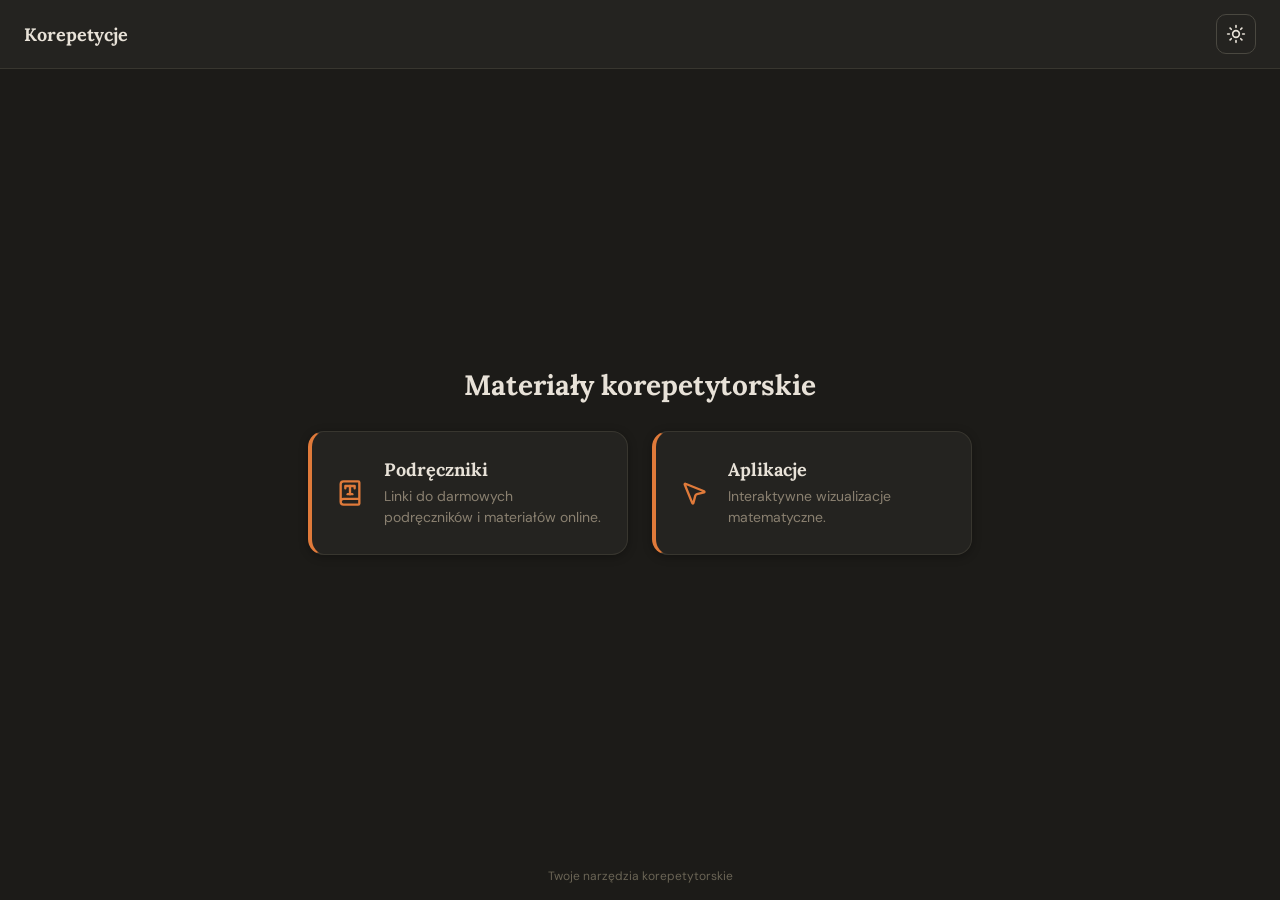
<file: index.html>
<!DOCTYPE html>
<html lang="pl">
<head>
  <meta charset="UTF-8">
  <meta name="viewport" content="width=device-width, initial-scale=1.0">
  <title>Korepetycje – materiały</title>
  <link rel="icon" href="data:image/svg+xml,<svg xmlns='http://www.w3.org/2000/svg' viewBox='0 0 24 24' fill='none' stroke='%23c4601e' stroke-width='2' stroke-linecap='round' stroke-linejoin='round'><line x1='9' x2='9' y1='4' y2='20'/><path d='M4 7c0-1.7 1.3-3 3-3h13'/><path d='M18 20c-1.7 0-3-1.3-3-3V4'/></svg>">
  <link rel="preconnect" href="https://fonts.googleapis.com">
  <link rel="preconnect" href="https://fonts.gstatic.com" crossorigin>
  <link href="https://fonts.googleapis.com/css2?family=DM+Sans:wght@400;500;600;700&family=Lora:wght@600;700&display=swap" rel="stylesheet">
  <script>
    if (localStorage.getItem('theme') !== 'light') {
      document.documentElement.setAttribute('data-theme', 'dark');
    }
  </script>
  <link rel="stylesheet" href="shared/common.css">
  <style>
    body { min-height: 100dvh; display: flex; flex-direction: column; }
    .main { flex: 1; display: flex; flex-direction: column; align-items: center; justify-content: center; padding: 32px 20px; gap: 28px; }
    .page-title { font-size: clamp(22px, 5vw, 28px); font-weight: 700; text-align: center; }
    .footer { text-align: center; font-size: 12px; color: var(--text-muted); padding: 16px; }
    @media (max-width: 600px) {
      .main { padding: 24px 16px; gap: 20px; justify-content: flex-start; padding-top: 32px; }
    }
  </style>
</head>
<body>
  <div class="topbar">
    <span class="topbar-title">Korepetycje</span>
    <button class="theme-btn" id="themeToggle" title="Tryb ciemny / jasny"></button>
  </div>
  <div class="main">
    <h1 class="page-title">Materiały korepetytorskie</h1>
    <div class="card-grid">
      <a href="Books/index.html" class="card">
        <div class="card-icon"><svg xmlns="http://www.w3.org/2000/svg" viewBox="0 0 24 24" fill="none" stroke="currentColor" stroke-width="2" stroke-linecap="round" stroke-linejoin="round"><path d="M10 13h4"/><path d="M12 6v7"/><path d="M16 8V6H8v2"/><path d="M4 19.5v-15A2.5 2.5 0 0 1 6.5 2H19a1 1 0 0 1 1 1v18a1 1 0 0 1-1 1H6.5a1 1 0 0 1 0-5H20"/></svg></div>
        <div><div class="card-title">Podręczniki</div><div class="card-desc">Linki do darmowych podręczników i materiałów online.</div></div>
      </a>
      <a href="Apps/index.html" class="card">
        <div class="card-icon"><svg xmlns="http://www.w3.org/2000/svg" viewBox="0 0 24 24" fill="none" stroke="currentColor" stroke-width="2" stroke-linecap="round" stroke-linejoin="round"><path d="M4.037 4.688a.495.495 0 0 1 .651-.651l16 6.5a.5.5 0 0 1-.063.947l-6.124 1.58a2 2 0 0 0-1.438 1.435l-1.579 6.126a.5.5 0 0 1-.947.063z"/></svg></div>
        <div><div class="card-title">Aplikacje</div><div class="card-desc">Interaktywne wizualizacje matematyczne.</div></div>
      </a>
    </div>
  </div>
  <div class="footer">Twoje narzędzia korepetytorskie</div>
  <script src="shared/theme.js"></script>
</body>
</html>
</file>
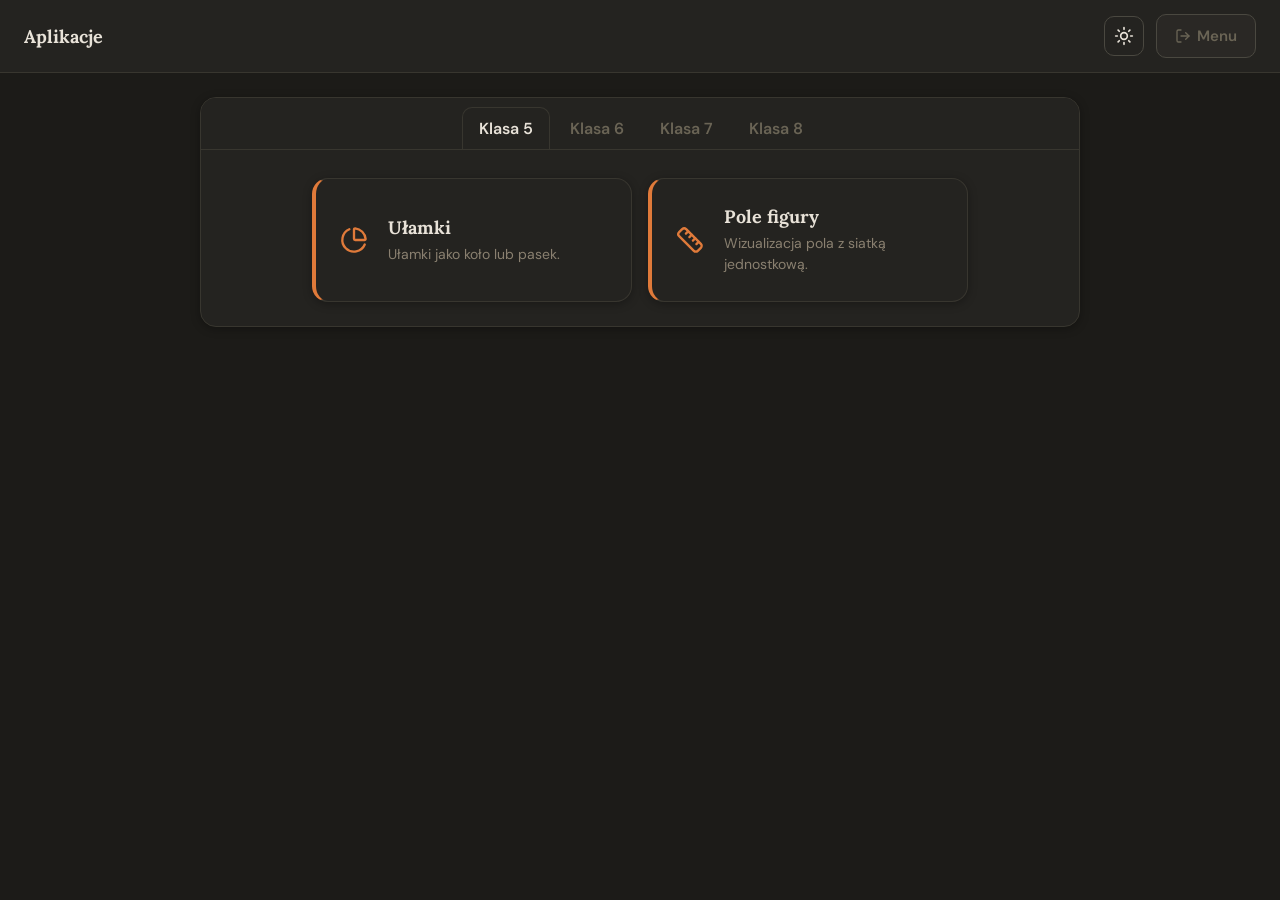
<file: Apps/index.html>
<!DOCTYPE html>
<html lang="pl">
<head>
  <meta charset="UTF-8">
  <meta name="viewport" content="width=device-width, initial-scale=1.0">
  <title>Aplikacje</title>
  <link rel="icon" href="data:image/svg+xml,<svg xmlns='http://www.w3.org/2000/svg' viewBox='0 0 24 24' fill='none' stroke='%23c4601e' stroke-width='2' stroke-linecap='round' stroke-linejoin='round'><line x1='9' x2='9' y1='4' y2='20'/><path d='M4 7c0-1.7 1.3-3 3-3h13'/><path d='M18 20c-1.7 0-3-1.3-3-3V4'/></svg>">
  <link rel="preconnect" href="https://fonts.googleapis.com">
  <link rel="preconnect" href="https://fonts.gstatic.com" crossorigin>
  <link href="https://fonts.googleapis.com/css2?family=DM+Sans:wght@400;500;600;700&family=Lora:wght@600;700&display=swap" rel="stylesheet">
  <script>
    if (localStorage.getItem('theme') !== 'light') {
      document.documentElement.setAttribute('data-theme', 'dark');
    }
  </script>
  <link rel="stylesheet" href="../shared/common.css">
  <style>
    body { height: 100dvh; display: flex; flex-direction: column; overflow: hidden; }
    .main {
      flex: 1; display: flex; flex-direction: column; align-items: center;
      padding: 24px 20px; gap: 20px; overflow-y: auto;
    }
    .tab-container {
      width: 100%; max-width: 880px;
      background: var(--bg-card); border: 1px solid var(--border);
      border-radius: 16px; box-shadow: var(--shadow); overflow: hidden;
    }
    .tab-nav {
      display: flex; gap: 4px;
      background: var(--bg2); padding: 8px 10px 0 10px;
      border-bottom: 1px solid var(--border);
      overflow-x: auto; -webkit-overflow-scrolling: touch;
      justify-content: center; scrollbar-width: none; -ms-overflow-style: none;
    }
    .tab-nav::-webkit-scrollbar { display: none; }
    .tab-btn {
      padding: 10px 16px; background: transparent; border: none;
      font-family: 'DM Sans', sans-serif; font-size: clamp(13px, 3.5vw, 16px);
      font-weight: 600; color: var(--text-muted); cursor: pointer;
      border-radius: 10px 10px 0 0;
      transition: background 0.15s, color 0.15s;
      white-space: nowrap; position: relative; top: 1px;
    }
    .tab-btn:hover { background: var(--hover-bg); color: var(--text); }
    .tab-btn.active {
      background: var(--bg-card); color: var(--text);
      border: 1px solid var(--border); border-bottom-color: var(--bg-card);
    }
    .tab-content { display: none; padding: 28px 24px 24px; }
    .tab-content.active { display: block; }
    .card-grid { display: flex; flex-wrap: wrap; gap: 16px; justify-content: center; }
    @media (max-width: 600px) {
      .main { padding: 20px 12px; gap: 14px; }
      .tab-container { border-radius: 14px; }
      .tab-nav { padding: 6px 4px 0 4px; gap: 2px; justify-content: center; }
      .tab-btn { padding: 8px 12px; font-size: clamp(12px, 4vw, 14px); }
      .tab-content { padding: 20px 12px 16px; }
    }
  </style>
</head>
<body>
  <div class="topbar">
    <span class="topbar-title">Aplikacje</span>
    <div class="topbar-right">
      <button class="theme-btn" id="themeToggle" title="Tryb ciemny / jasny"></button>
      <a href="../index.html" class="back-btn"><svg xmlns="http://www.w3.org/2000/svg" viewBox="0 0 24 24" fill="none" stroke="currentColor" stroke-width="2" stroke-linecap="round" stroke-linejoin="round"><path d="m16 17 5-5-5-5"/><path d="M21 12H9"/><path d="M9 21H5a2 2 0 0 1-2-2V5a2 2 0 0 1 2-2h4"/></svg> Menu</a>
    </div>
  </div>

  <div class="main">
    <div class="tab-container">
      <div class="tab-nav" id="tabNav">
        <button class="tab-btn active" data-tab="klasa5">Klasa 5</button>
        <button class="tab-btn" data-tab="klasa6">Klasa 6</button>
        <button class="tab-btn" data-tab="klasa7">Klasa 7</button>
        <button class="tab-btn" data-tab="klasa8">Klasa 8</button>
      </div>

      <div class="tab-content active" id="klasa5">
        <div class="card-grid">
          <a href="UlamkiApp/index.html" class="card">
            <div class="card-icon"><svg xmlns="http://www.w3.org/2000/svg" viewBox="0 0 24 24" fill="none" stroke="currentColor" stroke-width="2" stroke-linecap="round" stroke-linejoin="round"><path d="M21 12c.552 0 1.005-.449.95-.998a10 10 0 0 0-8.953-8.951c-.55-.055-.998.398-.998.95v8a1 1 0 0 0 1 1z"/><path d="M21.21 15.89A10 10 0 1 1 8 2.83"/></svg></div>
            <div><div class="card-title">Ułamki</div><div class="card-desc">Ułamki jako koło lub pasek.</div></div>
          </a>
          <a href="PoleApp/index.html" class="card">
            <div class="card-icon"><svg xmlns="http://www.w3.org/2000/svg" viewBox="0 0 24 24" fill="none" stroke="currentColor" stroke-width="2" stroke-linecap="round" stroke-linejoin="round"><path d="M21.3 15.3a2.4 2.4 0 0 1 0 3.4l-2.6 2.6a2.4 2.4 0 0 1-3.4 0L2.7 8.7a2.41 2.41 0 0 1 0-3.4l2.6-2.6a2.41 2.41 0 0 1 3.4 0Z"/><path d="m14.5 12.5 2-2"/><path d="m11.5 9.5 2-2"/><path d="m8.5 6.5 2-2"/><path d="m17.5 15.5 2-2"/></svg></div>
            <div><div class="card-title">Pole figury</div><div class="card-desc">Wizualizacja pola z siatką jednostkową.</div></div>
          </a>
        </div>
      </div>

      <div class="tab-content" id="klasa6">
        <div class="card-grid">
          <a href="UlamkiApp/index.html" class="card">
            <div class="card-icon"><svg xmlns="http://www.w3.org/2000/svg" viewBox="0 0 24 24" fill="none" stroke="currentColor" stroke-width="2" stroke-linecap="round" stroke-linejoin="round"><path d="M21 12c.552 0 1.005-.449.95-.998a10 10 0 0 0-8.953-8.951c-.55-.055-.998.398-.998.95v8a1 1 0 0 0 1 1z"/><path d="M21.21 15.89A10 10 0 1 1 8 2.83"/></svg></div>
            <div><div class="card-title">Ułamki</div><div class="card-desc">Ułamki jako koło lub pasek.</div></div>
          </a>
          <a href="PoleApp/index.html" class="card">
            <div class="card-icon"><svg xmlns="http://www.w3.org/2000/svg" viewBox="0 0 24 24" fill="none" stroke="currentColor" stroke-width="2" stroke-linecap="round" stroke-linejoin="round"><path d="M21.3 15.3a2.4 2.4 0 0 1 0 3.4l-2.6 2.6a2.4 2.4 0 0 1-3.4 0L2.7 8.7a2.41 2.41 0 0 1 0-3.4l2.6-2.6a2.41 2.41 0 0 1 3.4 0Z"/><path d="m14.5 12.5 2-2"/><path d="m11.5 9.5 2-2"/><path d="m8.5 6.5 2-2"/><path d="m17.5 15.5 2-2"/></svg></div>
            <div><div class="card-title">Pole figury</div><div class="card-desc">Wizualizacja pola z siatką jednostkową.</div></div>
          </a>
          <a href="WagaApp/index.html" class="card">
            <div class="card-icon"><svg xmlns="http://www.w3.org/2000/svg" viewBox="0 0 24 24" fill="none" stroke="currentColor" stroke-width="2" stroke-linecap="round" stroke-linejoin="round"><path d="m16 16 3-8 3 8c-.87.65-1.92 1-3 1s-2.13-.35-3-1Z"/><path d="m2 16 3-8 3 8c-.87.65-1.92 1-3 1s-2.13-.35-3-1Z"/><path d="M7 21h10"/><path d="M12 3v18"/><path d="M3 7h2c2 0 5-1 7-2 2 1 5 2 7 2h2"/></svg></div>
            <div><div class="card-title">Waga równań</div><div class="card-desc">Waga z odważnikami do równań liniowych.</div></div>
          </a>
        </div>
      </div>

      <div class="tab-content" id="klasa7">
        <div class="card-grid">
          <a href="PoleApp/index.html" class="card">
            <div class="card-icon"><svg xmlns="http://www.w3.org/2000/svg" viewBox="0 0 24 24" fill="none" stroke="currentColor" stroke-width="2" stroke-linecap="round" stroke-linejoin="round"><path d="M21.3 15.3a2.4 2.4 0 0 1 0 3.4l-2.6 2.6a2.4 2.4 0 0 1-3.4 0L2.7 8.7a2.41 2.41 0 0 1 0-3.4l2.6-2.6a2.41 2.41 0 0 1 3.4 0Z"/><path d="m14.5 12.5 2-2"/><path d="m11.5 9.5 2-2"/><path d="m8.5 6.5 2-2"/><path d="m17.5 15.5 2-2"/></svg></div>
            <div><div class="card-title">Pole figury</div><div class="card-desc">Wizualizacja pola z siatką jednostkową.</div></div>
          </a>
          <a href="WagaApp/index.html" class="card">
            <div class="card-icon"><svg xmlns="http://www.w3.org/2000/svg" viewBox="0 0 24 24" fill="none" stroke="currentColor" stroke-width="2" stroke-linecap="round" stroke-linejoin="round"><path d="m16 16 3-8 3 8c-.87.65-1.92 1-3 1s-2.13-.35-3-1Z"/><path d="m2 16 3-8 3 8c-.87.65-1.92 1-3 1s-2.13-.35-3-1Z"/><path d="M7 21h10"/><path d="M12 3v18"/><path d="M3 7h2c2 0 5-1 7-2 2 1 5 2 7 2h2"/></svg></div>
            <div><div class="card-title">Waga równań</div><div class="card-desc">Waga z odważnikami do równań liniowych.</div></div>
          </a>
          <a href="CoordApp/index.html" class="card">
            <div class="card-icon"><svg xmlns="http://www.w3.org/2000/svg" viewBox="0 0 24 24" fill="none" stroke="currentColor" stroke-width="2" stroke-linecap="round" stroke-linejoin="round"><path d="M13.5 10.5 15 9"/><path d="M4 4v15a1 1 0 0 0 1 1h15"/><path d="M4.293 19.707 6 18"/><path d="m9 15 1.5-1.5"/></svg></div>
            <div><div class="card-title">Układ współrzędnych</div><div class="card-desc">Nieskończona siatka współrzędnych.</div></div>
          </a>
        </div>
      </div>

      <div class="tab-content" id="klasa8">
        <div class="card-grid">
          <a href="PoleApp/index.html" class="card">
            <div class="card-icon"><svg xmlns="http://www.w3.org/2000/svg" viewBox="0 0 24 24" fill="none" stroke="currentColor" stroke-width="2" stroke-linecap="round" stroke-linejoin="round"><path d="M21.3 15.3a2.4 2.4 0 0 1 0 3.4l-2.6 2.6a2.4 2.4 0 0 1-3.4 0L2.7 8.7a2.41 2.41 0 0 1 0-3.4l2.6-2.6a2.41 2.41 0 0 1 3.4 0Z"/><path d="m14.5 12.5 2-2"/><path d="m11.5 9.5 2-2"/><path d="m8.5 6.5 2-2"/><path d="m17.5 15.5 2-2"/></svg></div>
            <div><div class="card-title">Pole figury</div><div class="card-desc">Wizualizacja pola z siatką jednostkową.</div></div>
          </a>
          <a href="PrismApp/index.html" class="card">
            <div class="card-icon"><svg xmlns="http://www.w3.org/2000/svg" viewBox="0 0 24 24" fill="none" stroke="currentColor" stroke-width="2" stroke-linecap="round" stroke-linejoin="round"><path d="M21 8a2 2 0 0 0-1-1.73l-7-4a2 2 0 0 0-2 0l-7 4A2 2 0 0 0 3 8v8a2 2 0 0 0 1 1.73l7 4a2 2 0 0 0 2 0l7-4A2 2 0 0 0 21 16Z"/><path d="m3.3 7 8.7 5 8.7-5"/><path d="M12 22V12"/></svg></div>
            <div><div class="card-title">3D figury</div><div class="card-desc">Obracany prostopadłościan z siatką.</div></div>
          </a>
          <a href="CoordApp/index.html" class="card">
            <div class="card-icon"><svg xmlns="http://www.w3.org/2000/svg" viewBox="0 0 24 24" fill="none" stroke="currentColor" stroke-width="2" stroke-linecap="round" stroke-linejoin="round"><path d="M13.5 10.5 15 9"/><path d="M4 4v15a1 1 0 0 0 1 1h15"/><path d="M4.293 19.707 6 18"/><path d="m9 15 1.5-1.5"/></svg></div>
            <div><div class="card-title">Układ współrzędnych</div><div class="card-desc">Nieskończona siatka współrzędnych.</div></div>
          </a>
        </div>
      </div>
    </div>
  </div>

  <script src="../shared/theme.js"></script>
  <script>
    const tabButtons = document.querySelectorAll('.tab-btn');
    const tabContents = document.querySelectorAll('.tab-content');
    tabButtons.forEach(btn => {
      btn.addEventListener('click', () => {
        tabButtons.forEach(b => b.classList.remove('active'));
        tabContents.forEach(c => c.classList.remove('active'));
        btn.classList.add('active');
        const target = document.getElementById(btn.dataset.tab);
        if (target) target.classList.add('active');
      });
    });
  </script>
</body>
</html>
</file>
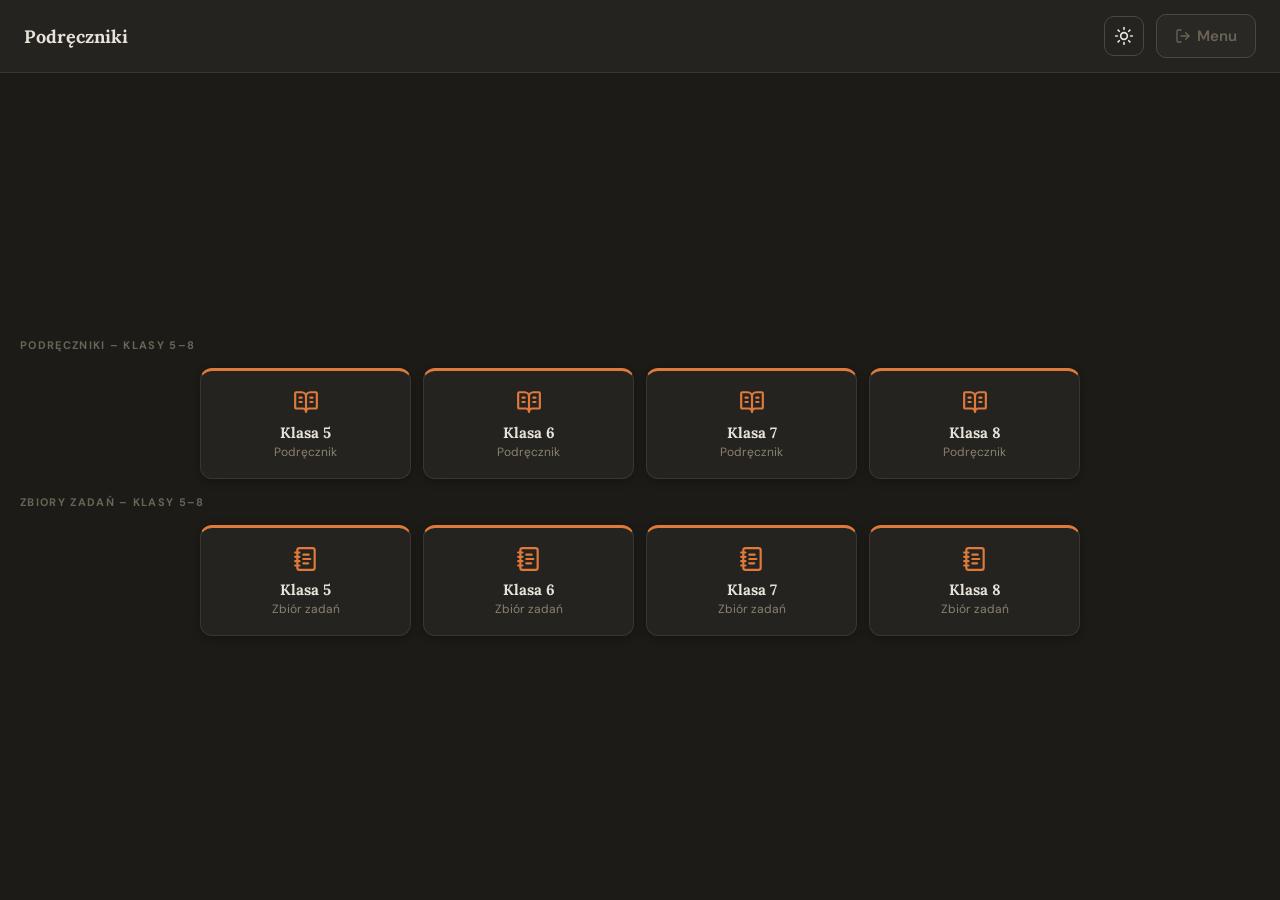
<file: Books/index.html>
<!DOCTYPE html>
<html lang="pl">
<head>
  <meta charset="UTF-8">
  <meta name="viewport" content="width=device-width, initial-scale=1.0">
  <title>Podręczniki</title>
  <link rel="icon" href="data:image/svg+xml,<svg xmlns='http://www.w3.org/2000/svg' viewBox='0 0 24 24' fill='none' stroke='%23c4601e' stroke-width='2' stroke-linecap='round' stroke-linejoin='round'><line x1='9' x2='9' y1='4' y2='20'/><path d='M4 7c0-1.7 1.3-3 3-3h13'/><path d='M18 20c-1.7 0-3-1.3-3-3V4'/></svg>">
  <link rel="preconnect" href="https://fonts.googleapis.com">
  <link rel="preconnect" href="https://fonts.gstatic.com" crossorigin>
  <link href="https://fonts.googleapis.com/css2?family=DM+Sans:wght@400;500;600;700&family=Lora:wght@600;700&display=swap" rel="stylesheet">
  <script>
    if (localStorage.getItem('theme') !== 'light') {
      document.documentElement.setAttribute('data-theme', 'dark');
    }
  </script>
  <link rel="stylesheet" href="../shared/common.css">
  <style>
    body { min-height: 100dvh; display: flex; flex-direction: column; }
    .main { flex: 1; display: flex; flex-direction: column; align-items: center; justify-content: center; padding: 28px 20px; gap: 16px; }
    .section-label { font-size: 11px; font-weight: 700; letter-spacing: 0.12em; text-transform: uppercase; color: var(--text-muted); align-self: flex-start; max-width: 880px; width: 100%; }
    .book-grid { display: grid; grid-template-columns: repeat(4, 1fr); gap: 12px; max-width: 880px; width: 100%; }
    .book-card {
      background: var(--bg-card); border: 1.5px solid var(--border);
      border-top: 3px solid var(--icon);
      border-radius: 12px; padding: 18px 12px; text-align: center;
      text-decoration: none; color: var(--text);
      display: block; box-shadow: var(--shadow);
      transition: box-shadow 0.2s, transform 0.2s, background 0.2s;
    }
    .book-card:hover { box-shadow: var(--shadow-hover); transform: translateY(-2px); }
    .book-icon { margin-bottom: 8px; color: var(--icon); display: flex; align-items: center; justify-content: center; }
    .book-icon svg { width: 26px; height: 26px; }
    .book-title { font-family: 'Lora', Georgia, serif; font-size: 15px; font-weight: 700; color: var(--text); margin-bottom: 2px; }
    .book-desc { font-size: 12px; color: var(--text-sub); }
    @media (max-width: 600px) {
      .main { padding: 20px 14px; gap: 12px; justify-content: flex-start; padding-top: 24px; }
      .book-grid { grid-template-columns: repeat(2, 1fr); gap: 10px; }
      .book-card { padding: 14px 10px; }
      .book-icon svg { width: 24px; height: 24px; }
      .book-title { font-size: 14px; }
    }
  </style>
</head>
<body>
  <div class="topbar">
    <span class="topbar-title">Podręczniki</span>
    <div class="topbar-right">
      <button class="theme-btn" id="themeToggle" title="Tryb ciemny / jasny"></button>
      <a href="../index.html" class="back-btn"><svg xmlns="http://www.w3.org/2000/svg" viewBox="0 0 24 24" fill="none" stroke="currentColor" stroke-width="2" stroke-linecap="round" stroke-linejoin="round"><path d="m16 17 5-5-5-5"/><path d="M21 12H9"/><path d="M9 21H5a2 2 0 0 1-2-2V5a2 2 0 0 1 2-2h4"/></svg> Menu</a>
    </div>
  </div>
  <div class="main">
    <span class="section-label">Podręczniki – klasy 5–8</span>
    <div class="book-grid">
      <a class="book-card" href="https://flipbook.apps.gwo.pl/display/3162" target="_blank">
        <div class="book-icon"><svg xmlns="http://www.w3.org/2000/svg" viewBox="0 0 24 24" fill="none" stroke="currentColor" stroke-width="2" stroke-linecap="round" stroke-linejoin="round"><path d="M12 7v14"/><path d="M16 12h2"/><path d="M16 8h2"/><path d="M3 18a1 1 0 0 1-1-1V4a1 1 0 0 1 1-1h5a4 4 0 0 1 4 4 4 4 0 0 1 4-4h5a1 1 0 0 1 1 1v13a1 1 0 0 1-1 1h-6a3 3 0 0 0-3 3 3 3 0 0 0-3-3z"/><path d="M6 12h2"/><path d="M6 8h2"/></svg></div>
        <div class="book-title">Klasa 5</div>
        <div class="book-desc">Podręcznik</div>
      </a>
      <a class="book-card" href="https://flipbook.apps.gwo.pl/display/2990" target="_blank">
        <div class="book-icon"><svg xmlns="http://www.w3.org/2000/svg" viewBox="0 0 24 24" fill="none" stroke="currentColor" stroke-width="2" stroke-linecap="round" stroke-linejoin="round"><path d="M12 7v14"/><path d="M16 12h2"/><path d="M16 8h2"/><path d="M3 18a1 1 0 0 1-1-1V4a1 1 0 0 1 1-1h5a4 4 0 0 1 4 4 4 4 0 0 1 4-4h5a1 1 0 0 1 1 1v13a1 1 0 0 1-1 1h-6a3 3 0 0 0-3 3 3 3 0 0 0-3-3z"/><path d="M6 12h2"/><path d="M6 8h2"/></svg></div>
        <div class="book-title">Klasa 6</div>
        <div class="book-desc">Podręcznik</div>
      </a>
      <a class="book-card" href="https://flipbook.apps.gwo.pl/display/2770" target="_blank">
        <div class="book-icon"><svg xmlns="http://www.w3.org/2000/svg" viewBox="0 0 24 24" fill="none" stroke="currentColor" stroke-width="2" stroke-linecap="round" stroke-linejoin="round"><path d="M12 7v14"/><path d="M16 12h2"/><path d="M16 8h2"/><path d="M3 18a1 1 0 0 1-1-1V4a1 1 0 0 1 1-1h5a4 4 0 0 1 4 4 4 4 0 0 1 4-4h5a1 1 0 0 1 1 1v13a1 1 0 0 1-1 1h-6a3 3 0 0 0-3 3 3 3 0 0 0-3-3z"/><path d="M6 12h2"/><path d="M6 8h2"/></svg></div>
        <div class="book-title">Klasa 7</div>
        <div class="book-desc">Podręcznik</div>
      </a>
      <a class="book-card" href="https://flipbook.apps.gwo.pl/display/2444" target="_blank">
        <div class="book-icon"><svg xmlns="http://www.w3.org/2000/svg" viewBox="0 0 24 24" fill="none" stroke="currentColor" stroke-width="2" stroke-linecap="round" stroke-linejoin="round"><path d="M12 7v14"/><path d="M16 12h2"/><path d="M16 8h2"/><path d="M3 18a1 1 0 0 1-1-1V4a1 1 0 0 1 1-1h5a4 4 0 0 1 4 4 4 4 0 0 1 4-4h5a1 1 0 0 1 1 1v13a1 1 0 0 1-1 1h-6a3 3 0 0 0-3 3 3 3 0 0 0-3-3z"/><path d="M6 12h2"/><path d="M6 8h2"/></svg></div>
        <div class="book-title">Klasa 8</div>
        <div class="book-desc">Podręcznik</div>
      </a>
    </div>
    <span class="section-label">Zbiory zadań – klasy 5–8</span>
    <div class="book-grid">
      <a class="book-card" href="https://flipbook.apps.gwo.pl/display/2456" target="_blank">
        <div class="book-icon"><svg xmlns="http://www.w3.org/2000/svg" viewBox="0 0 24 24" fill="none" stroke="currentColor" stroke-width="2" stroke-linecap="round" stroke-linejoin="round"><path d="M2 6h4"/><path d="M2 10h4"/><path d="M2 14h4"/><path d="M2 18h4"/><rect width="16" height="20" x="4" y="2" rx="2"/><path d="M9.5 8h5"/><path d="M9.5 12H16"/><path d="M9.5 16H14"/></svg></div>
        <div class="book-title">Klasa 5</div>
        <div class="book-desc">Zbiór zadań</div>
      </a>
      <a class="book-card" href="https://flipbook.apps.gwo.pl/display/2554" target="_blank">
        <div class="book-icon"><svg xmlns="http://www.w3.org/2000/svg" viewBox="0 0 24 24" fill="none" stroke="currentColor" stroke-width="2" stroke-linecap="round" stroke-linejoin="round"><path d="M2 6h4"/><path d="M2 10h4"/><path d="M2 14h4"/><path d="M2 18h4"/><rect width="16" height="20" x="4" y="2" rx="2"/><path d="M9.5 8h5"/><path d="M9.5 12H16"/><path d="M9.5 16H14"/></svg></div>
        <div class="book-title">Klasa 6</div>
        <div class="book-desc">Zbiór zadań</div>
      </a>
      <a class="book-card" href="https://flipbook.apps.gwo.pl/display/2771" target="_blank">
        <div class="book-icon"><svg xmlns="http://www.w3.org/2000/svg" viewBox="0 0 24 24" fill="none" stroke="currentColor" stroke-width="2" stroke-linecap="round" stroke-linejoin="round"><path d="M2 6h4"/><path d="M2 10h4"/><path d="M2 14h4"/><path d="M2 18h4"/><rect width="16" height="20" x="4" y="2" rx="2"/><path d="M9.5 8h5"/><path d="M9.5 12H16"/><path d="M9.5 16H14"/></svg></div>
        <div class="book-title">Klasa 7</div>
        <div class="book-desc">Zbiór zadań</div>
      </a>
      <a class="book-card" href="https://flipbook.apps.gwo.pl/display/2464" target="_blank">
        <div class="book-icon"><svg xmlns="http://www.w3.org/2000/svg" viewBox="0 0 24 24" fill="none" stroke="currentColor" stroke-width="2" stroke-linecap="round" stroke-linejoin="round"><path d="M2 6h4"/><path d="M2 10h4"/><path d="M2 14h4"/><path d="M2 18h4"/><rect width="16" height="20" x="4" y="2" rx="2"/><path d="M9.5 8h5"/><path d="M9.5 12H16"/><path d="M9.5 16H14"/></svg></div>
        <div class="book-title">Klasa 8</div>
        <div class="book-desc">Zbiór zadań</div>
      </a>
    </div>
  </div>
  <script src="../shared/theme.js"></script>
</body>
</html>
</file>
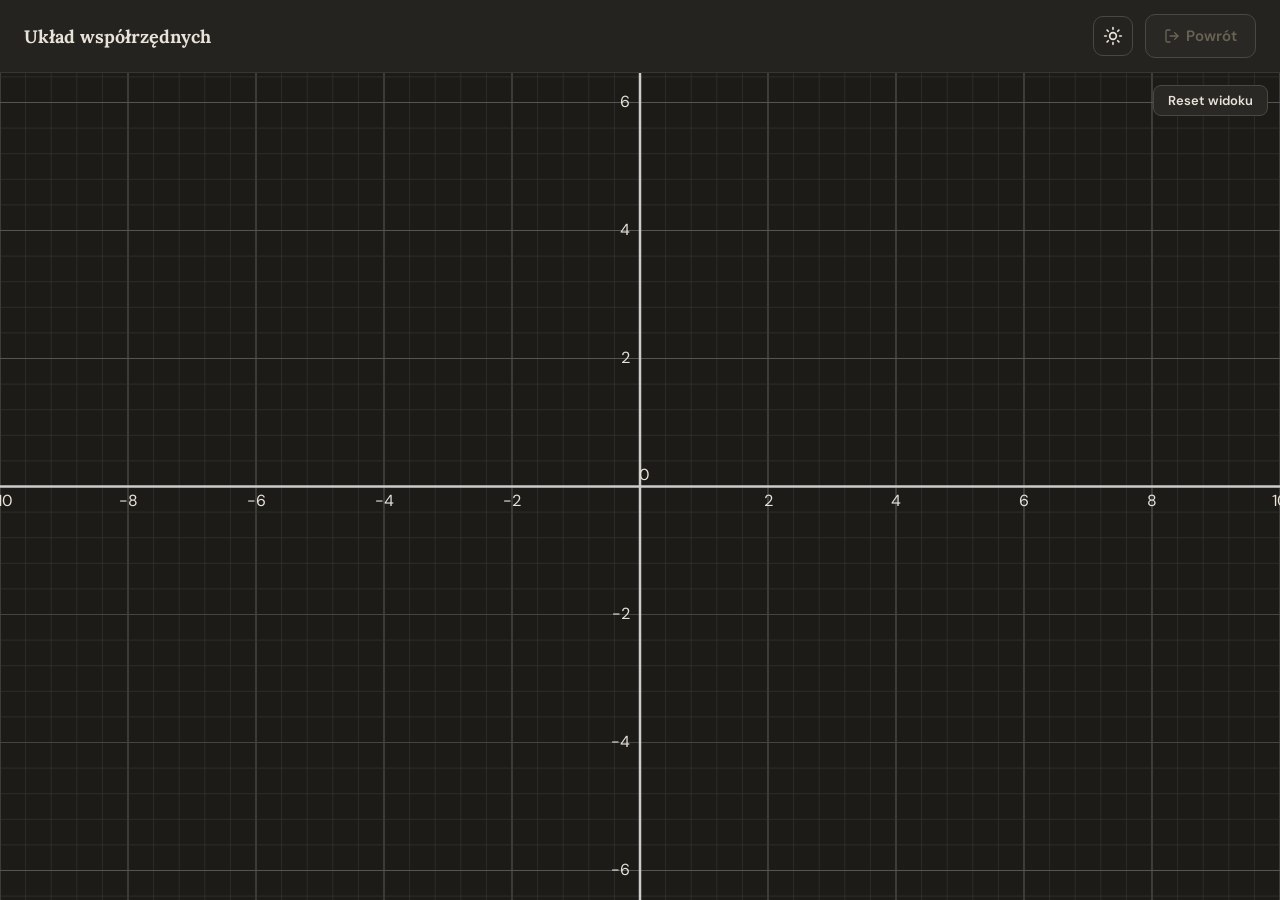
<file: Apps/CoordApp/index.html>
<!DOCTYPE html>
<html lang="pl">
<head>
  <meta charset="UTF-8">
  <meta name="viewport" content="width=device-width, initial-scale=1.0">
  <title>Układ współrzędnych</title>
  <link rel="icon" href="data:image/svg+xml,<svg xmlns='http://www.w3.org/2000/svg' viewBox='0 0 24 24' fill='none' stroke='%23c4601e' stroke-width='2' stroke-linecap='round' stroke-linejoin='round'><line x1='9' x2='9' y1='4' y2='20'/><path d='M4 7c0-1.7 1.3-3 3-3h13'/><path d='M18 20c-1.7 0-3-1.3-3-3V4'/></svg>">
  <link rel="preconnect" href="https://fonts.googleapis.com">
  <link rel="preconnect" href="https://fonts.gstatic.com" crossorigin>
  <link href="https://fonts.googleapis.com/css2?family=DM+Sans:wght@400;500;600;700&family=Lora:wght@600;700&display=swap" rel="stylesheet">
  <script>
    if (localStorage.getItem('theme') !== 'light') {
      document.documentElement.setAttribute('data-theme', 'dark');
    }
  </script>
  <link rel="stylesheet" href="../../shared/common.css">
  <style>
    body { height: 100dvh; display: flex; flex-direction: column; overflow: hidden; }
    .canvas-wrap {
      flex: 1; min-height: 0; width: 100%; position: relative;
      overflow: hidden;
      touch-action: none;
    }
    svg { display: block; width: 100%; height: 100%; }
    .reset-btn {
      position: absolute;
      top: 12px; right: 12px;
      z-index: 10;
      padding: 6px 14px;
      background: var(--input-bg);
      border: 1px solid var(--input-border);
      border-radius: 8px;
      font-family: 'DM Sans', sans-serif;
      font-size: 13px;
      font-weight: 600;
      color: var(--text);
      cursor: pointer;
      transition: background 0.15s;
    }
    .reset-btn:hover { background: var(--hover-bg); }
  </style>
</head>
<body>
  <div class="topbar">
    <span class="topbar-title">Układ współrzędnych</span>
    <div class="topbar-right">
      <button class="theme-btn" id="themeToggle" title="Tryb ciemny / jasny"></button>
      <a href="../index.html" class="back-btn"><svg xmlns="http://www.w3.org/2000/svg" viewBox="0 0 24 24" fill="none" stroke="currentColor" stroke-width="2" stroke-linecap="round" stroke-linejoin="round"><path d="m16 17 5-5-5-5"/><path d="M21 12H9"/><path d="M9 21H5a2 2 0 0 1-2-2V5a2 2 0 0 1 2-2h4"/></svg> Powrót</a>
    </div>
  </div>

  <div class="canvas-wrap" id="canvasContainer">
    <svg id="svg"></svg>
    <button class="reset-btn" id="resetBtn">Reset widoku</button>
  </div>

  <script src="../../shared/theme.js"></script>
  <script>
    const svg = document.getElementById('svg');
    const container = document.getElementById('canvasContainer');
    const resetBtn = document.getElementById('resetBtn');

    function getDefaultView() {
      const w = 20;
      const aspect = container.clientHeight / container.clientWidth;
      const rangeY = w * (aspect > 0 ? aspect : 1);
      return { x: -w / 2, topY: rangeY / 2, w, rangeY };
    }

    let view = getDefaultView();

    function applyView() {
      svg.setAttribute('viewBox', `${view.x} ${-view.topY} ${view.w} ${view.rangeY}`);
      drawContents();
    }

    function formatNumber(n) {
      if (Number.isInteger(n)) return n.toString();
      const fixed = n.toFixed(10);
      return fixed.replace(/\.?0+$/, '');
    }

    function svgY(y) {
      return -y;
    }

    function drawContents() {
      const dark = document.documentElement.hasAttribute('data-theme');
      const bg = dark ? '#1c1b18' : '#f5f0e8';
      const axisColor = dark ? '#ccc' : '#333';
      const majorGridColor = dark ? '#555' : '#aaa';
      const minorGridColor = dark ? '#3a3a3a' : '#ddd';
      const labelColor = dark ? '#e8e2d8' : '#222';

      const containerW = container.clientWidth;
      const containerH = container.clientHeight;
      if (containerW <= 0 || containerH <= 0) return;

      const pixelToSVG = view.w / containerW;
      const AXIS_PX = 2.5;
      const MAJOR_GRID_PX = 1.2;
      const MINOR_GRID_PX = 0.6;
      const LABEL_FONT_PX = 16;

      const axisWidthSVG = AXIS_PX * pixelToSVG;
      const majorGridWidthSVG = MAJOR_GRID_PX * pixelToSVG;
      const minorGridWidthSVG = MINOR_GRID_PX * pixelToSVG;
      const labelFontSizeSVG = LABEL_FONT_PX * pixelToSVG;

      const range = view.w;
      const targetTicks = 10;
      let rawStep = range / targetTicks;
      const magnitude = Math.pow(10, Math.floor(Math.log10(rawStep)));
      const residual = rawStep / magnitude;
      let step;
      if (residual < 1.5) step = 1 * magnitude;
      else if (residual < 3.5) step = 2 * magnitude;
      else if (residual < 7.5) step = 5 * magnitude;
      else step = 10 * magnitude;

      const maxLines = 120;
      let linesCount = (view.w / step) + (view.rangeY / step);
      while (linesCount > maxLines) { step *= 2; linesCount = (view.w / step) + (view.rangeY / step); }

      const minorStep = step / 5;
      const drawMinor = (minorStep / pixelToSVG) >= 20 && linesCount < 80;

      function createLine(x1, y1, x2, y2, color, width) {
        const line = document.createElementNS('http://www.w3.org/2000/svg', 'line');
        line.setAttribute('x1', x1); line.setAttribute('y1', y1);
        line.setAttribute('x2', x2); line.setAttribute('y2', y2);
        line.setAttribute('stroke', color); line.setAttribute('stroke-width', width);
        svg.appendChild(line);
      }

      svg.innerHTML = '';
      const bgRect = document.createElementNS('http://www.w3.org/2000/svg', 'rect');
      bgRect.setAttribute('x', view.x);
      bgRect.setAttribute('y', svgY(view.topY));
      bgRect.setAttribute('width', view.w);
      bgRect.setAttribute('height', view.rangeY);
      bgRect.setAttribute('fill', bg);
      svg.appendChild(bgRect);

      // vertical grid
      const startX = Math.ceil(view.x / step) * step;
      for (let x = startX; x <= view.x + view.w; x += step) {
        createLine(x, svgY(view.topY), x, svgY(view.topY - view.rangeY), majorGridColor, majorGridWidthSVG);
      }
      if (drawMinor) {
        const minorStartX = Math.ceil(view.x / minorStep) * minorStep;
        for (let x = minorStartX; x <= view.x + view.w; x += minorStep) {
          if (Math.abs(x % step) < 0.001) continue;
          createLine(x, svgY(view.topY), x, svgY(view.topY - view.rangeY), minorGridColor, minorGridWidthSVG);
        }
      }

      // horizontal grid
      const startY = Math.ceil((view.topY - view.rangeY) / step) * step;
      for (let y = startY; y <= view.topY; y += step) {
        createLine(view.x, svgY(y), view.x + view.w, svgY(y), majorGridColor, majorGridWidthSVG);
      }
      if (drawMinor) {
        const minorStartY = Math.ceil((view.topY - view.rangeY) / minorStep) * minorStep;
        for (let y = minorStartY; y <= view.topY; y += minorStep) {
          if (Math.abs(y % step) < 0.001) continue;
          createLine(view.x, svgY(y), view.x + view.w, svgY(y), minorGridColor, minorGridWidthSVG);
        }
      }

      // axes
      createLine(view.x, 0, view.x + view.w, 0, axisColor, axisWidthSVG);
      createLine(0, svgY(view.topY), 0, svgY(view.topY - view.rangeY), axisColor, axisWidthSVG);

      function addText(x, y, text, anchor = 'middle') {
        const txt = document.createElementNS('http://www.w3.org/2000/svg', 'text');
        txt.setAttribute('x', x); txt.setAttribute('y', y);
        txt.setAttribute('font-size', labelFontSizeSVG);
        txt.setAttribute('font-family', 'DM Sans, sans-serif');
        txt.setAttribute('fill', labelColor);
        txt.setAttribute('text-anchor', anchor);
        txt.textContent = text;
        svg.appendChild(txt);
      }

      const maxLabelsPerAxis = 12;
      const xCount = view.w / step;
      const actualLabelStepX = (xCount > maxLabelsPerAxis) ? step * 2 : step;
      const yCount = view.rangeY / step;
      const actualLabelStepY = (yCount > maxLabelsPerAxis) ? step * 2 : step;

      const labelStartX = Math.ceil(view.x / actualLabelStepX) * actualLabelStepX;
      for (let x = labelStartX; x <= view.x + view.w; x += actualLabelStepX) {
        if (Math.abs(x) < 0.001) continue;
        addText(x, labelFontSizeSVG * 1.2, formatNumber(x), 'middle');
      }

      const labelStartY = Math.ceil((view.topY - view.rangeY) / actualLabelStepY) * actualLabelStepY;
      for (let y = labelStartY; y <= view.topY; y += actualLabelStepY) {
        if (Math.abs(y) < 0.001) continue;
        addText(-labelFontSizeSVG * 0.6, svgY(y) + labelFontSizeSVG * 0.3, formatNumber(y), 'end');
      }

      addText(labelFontSizeSVG * 0.6, -labelFontSizeSVG * 0.4, '0', 'end');
    }

    // ── Panning ──
    let isPanning = false;
    let lastMouseX, lastMouseY;

    container.addEventListener('mousedown', (e) => {
      isPanning = true;
      lastMouseX = e.clientX;
      lastMouseY = e.clientY;
      container.style.cursor = 'grabbing';
    });

    window.addEventListener('mousemove', (e) => {
      if (!isPanning) return;
      const dx = e.clientX - lastMouseX;
      const dy = e.clientY - lastMouseY;
      lastMouseX = e.clientX;
      lastMouseY = e.clientY;

      const scaleX = view.w / container.clientWidth;
      const scaleY = view.rangeY / container.clientHeight;

      view.x -= dx * scaleX;
      view.topY += dy * scaleY;
      applyView();
    });

    window.addEventListener('mouseup', () => {
      if (isPanning) { isPanning = false; container.style.cursor = 'default'; }
    });

    // touch pan
    container.addEventListener('touchstart', (e) => {
      if (e.touches.length === 1) {
        isPanning = true;
        lastMouseX = e.touches[0].clientX;
        lastMouseY = e.touches[0].clientY;
      }
    }, { passive: false });

    container.addEventListener('touchmove', (e) => {
      if (!isPanning || e.touches.length !== 1) return;
      e.preventDefault();
      const dx = e.touches[0].clientX - lastMouseX;
      const dy = e.touches[0].clientY - lastMouseY;
      lastMouseX = e.touches[0].clientX;
      lastMouseY = e.touches[0].clientY;
      const scaleX = view.w / container.clientWidth;
      const scaleY = view.rangeY / container.clientHeight;
      view.x -= dx * scaleX;
      view.topY += dy * scaleY;
      applyView();
    }, { passive: false });

    container.addEventListener('touchend', () => {
      isPanning = false;
      container.style.cursor = 'default';
    });

    // ── Zoom (cursor-centered) ──
    container.addEventListener('wheel', (e) => {
      e.preventDefault();
      const rect = container.getBoundingClientRect();
      const mouseX = e.clientX - rect.left;
      const mouseY = e.clientY - rect.top;

      const worldX = view.x + (mouseX / container.clientWidth) * view.w;
      const worldY = view.topY - (mouseY / container.clientHeight) * view.rangeY;

      const zoomFactor = 1.1;
      let newW, newH;
      if (e.deltaY < 0) {
        newW = view.w / zoomFactor;
        newH = view.rangeY / zoomFactor;
      } else {
        newW = view.w * zoomFactor;
        newH = view.rangeY * zoomFactor;
      }
      if (newW < 0.01 || newW > 10000 || newH < 0.01 || newH > 10000) return;

      view.x = worldX - (mouseX / container.clientWidth) * newW;
      view.topY = worldY + (mouseY / container.clientHeight) * newH;
      view.w = newW;
      view.rangeY = newH;
      applyView();
    }, { passive: false });

    resetBtn.addEventListener('click', () => {
      view = getDefaultView();
      applyView();
    });

    window.addEventListener('themechange', drawContents);
    new ResizeObserver(() => {
      view = getDefaultView();
      applyView();
    }).observe(container);
    applyView();
  </script>
</body>
</html>
</file>
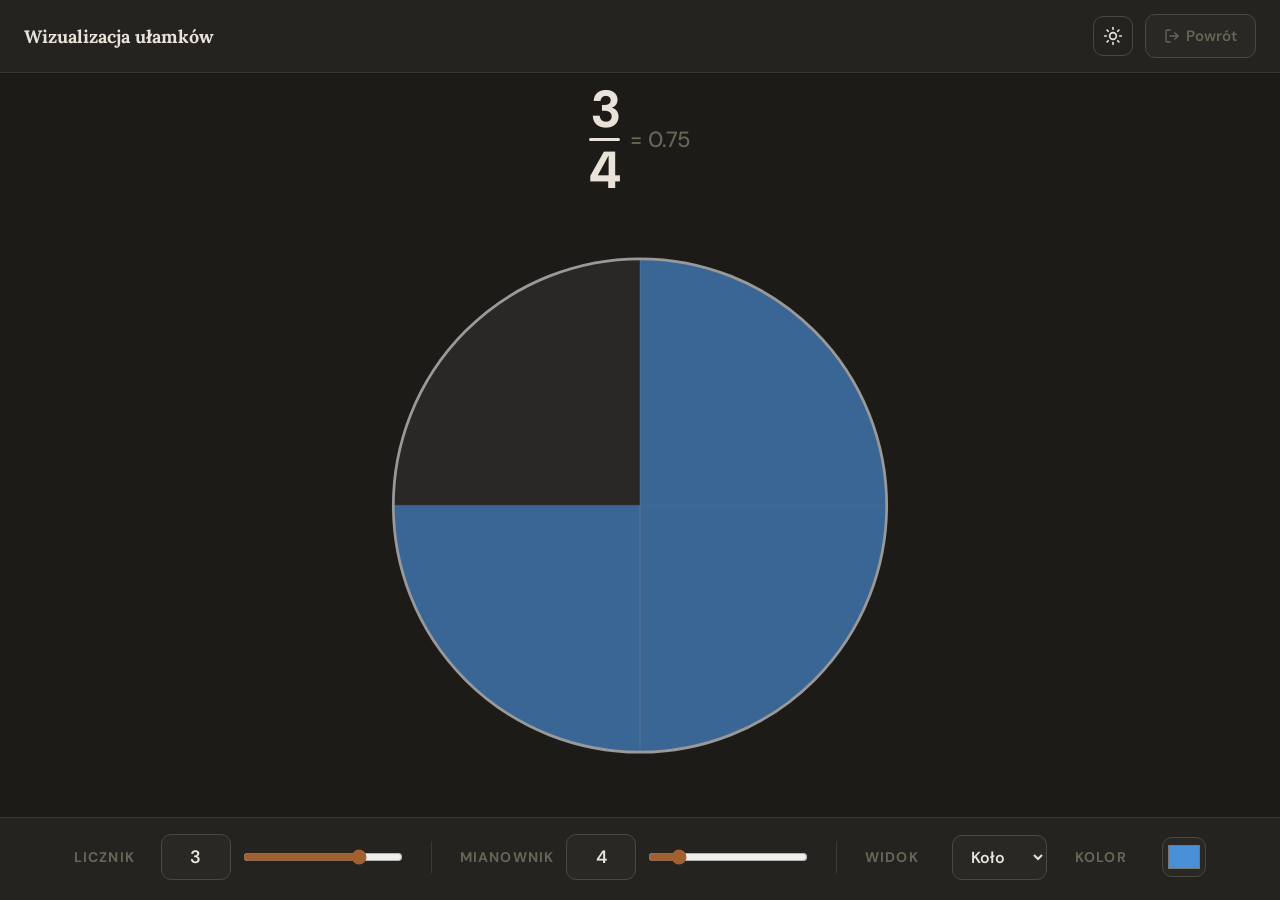
<file: Apps/UlamkiApp/index.html>
<!DOCTYPE html>
<html lang="pl">
<head>
  <meta charset="UTF-8">
  <meta name="viewport" content="width=device-width, initial-scale=1.0">
  <title>Wizualizacja ułamków</title>
  <link rel="icon" href="data:image/svg+xml,<svg xmlns='http://www.w3.org/2000/svg' viewBox='0 0 24 24' fill='none' stroke='%23c4601e' stroke-width='2' stroke-linecap='round' stroke-linejoin='round'><line x1='9' x2='9' y1='4' y2='20'/><path d='M4 7c0-1.7 1.3-3 3-3h13'/><path d='M18 20c-1.7 0-3-1.3-3-3V4'/></svg>">
  <link rel="preconnect" href="https://fonts.googleapis.com">
  <link rel="preconnect" href="https://fonts.gstatic.com" crossorigin>
  <link href="https://fonts.googleapis.com/css2?family=DM+Sans:wght@400;500;600;700&family=Lora:wght@600;700&display=swap" rel="stylesheet">
  <script>
  // Default to dark unless user explicitly chose light
  if (localStorage.getItem('theme') !== 'light') {
    document.documentElement.setAttribute('data-theme', 'dark');
  }
</script>
  <link rel="stylesheet" href="../../shared/common.css">
  <style>
  body { height: 100dvh; display: flex; flex-direction: column; overflow: hidden; }
  .canvas-wrap {
    flex: 1; min-height: 0; display: flex; flex-direction: column;
    align-items: center; justify-content: center; gap: clamp(4px, 1vh, 8px);
    padding: clamp(6px, 2vw, 10px); overflow: hidden;
  }
  .frac-display { flex-shrink: 0; display: flex; align-items: center; gap: 10px; line-height: 1; }
  .frac-stack { display: inline-flex; flex-direction: column; align-items: center; font-size: clamp(36px, 10vw, 52px); font-weight: 700; color: var(--text); letter-spacing: -0.02em; }
  .frac-line { width: 100%; min-width: 30px; height: 3px; background: currentColor; margin: 3px 0; border-radius: 2px; }
  .frac-decimal { font-size: clamp(14px, 4vw, 22px); font-weight: 500; color: var(--text-muted); }
  svg { display: block; flex: 1; min-height: 0; max-width: 100%; max-height: 100%; }
  @media (max-width: 600px) {
    .frac-stack { font-size: clamp(30px, 8vw, 44px); }
    .frac-decimal { font-size: clamp(12px, 3.5vw, 18px); }
  }
</style>
</head>
<body>
  <div class="topbar">
    <span class="topbar-title">Wizualizacja ułamków</span>
    <div class="topbar-right">
      <button class="theme-btn" id="themeToggle" title="Tryb ciemny / jasny"></button>
      <a href="../index.html" class="back-btn"><svg xmlns="http://www.w3.org/2000/svg" viewBox="0 0 24 24" fill="none" stroke="currentColor" stroke-width="2" stroke-linecap="round" stroke-linejoin="round"><path d="m16 17 5-5-5-5"/><path d="M21 12H9"/><path d="M9 21H5a2 2 0 0 1-2-2V5a2 2 0 0 1 2-2h4"/></svg> Powrót</a>
    </div>
  </div>
  <div class="canvas-wrap">
    <div class="frac-display">
      <span class="frac-stack">
        <span id="fracNum">3</span>
        <span class="frac-line"></span>
        <span id="fracDen">4</span>
      </span>
      <span class="frac-decimal">= <span id="decimalText">0.75</span></span>
    </div>
    <svg id="svg"></svg>
  </div>
  <div class="controls-bar">
    <div class="control-group">
      <span class="ctrl-label">Licznik</span>
      <input id="num" type="text" inputmode="numeric" value="3">
      <input id="nums" type="range" min="0" max="10" step="1" value="3">
    </div>
    <div class="bar-divider"></div>
    <div class="control-group">
      <span class="ctrl-label">Mianownik</span>
      <input id="den" type="text" inputmode="numeric" value="4">
      <input id="dens" type="range" min="1" max="20" step="1" value="4">
    </div>
    <div class="bar-divider"></div>
    <div class="control-group">
      <span class="ctrl-label">Widok</span>
      <select id="modeSelect">
        <option value="pie" selected>Koło</option>
        <option value="bar">Pasek</option>
      </select>
    </div>
    <div class="control-group">
      <span class="ctrl-label">Kolor</span>
      <input id="colorPicker" type="color" value="#4a90d9">
    </div>
  </div>
  <script src="../../shared/theme.js"></script>
  <script>
  const numInput=document.getElementById('num'),denInput=document.getElementById('den');
  const numSlider=document.getElementById('nums'),denSlider=document.getElementById('dens');
  const modeSelect=document.getElementById('modeSelect'),colorPicker=document.getElementById('colorPicker');
  const fracNum=document.getElementById('fracNum'),fracDen=document.getElementById('fracDen');
  const decimalText=document.getElementById('decimalText'),svg=document.getElementById('svg');
  function clamp(v,a,b){return Math.max(a,Math.min(b,v));}
  function hexToRgba(hex,alpha){hex=hex.replace('#','');const r=parseInt(hex.substring(0,2),16),g=parseInt(hex.substring(2,4),16),b=parseInt(hex.substring(4,6),16);return `rgba(${r},${g},${b},${alpha})`;}
  function isDark(){return document.documentElement.getAttribute('data-theme')==='dark';}
  function draw(){
    let num=parseInt(numInput.value)||0,den=parseInt(denInput.value)||1;
    den=Math.max(1,Math.min(20,den));num=clamp(num,0,den);
    numSlider.max=den;numSlider.value=num;numInput.value=num;
    denSlider.value=den;denInput.value=den;
    fracNum.textContent=num;fracDen.textContent=den;
    decimalText.textContent=(num/den).toFixed(4).replace(/\.?0+$/,'');
    const mode=modeSelect.value,fillColor=hexToRgba(colorPicker.value,0.65);
    const dark=isDark(),unfill=dark?'rgba(255,255,255,0.06)':'rgba(200,200,200,0.12)',stroke=dark?'#999':'#222';
    const PAD=40;let s='';
    if(mode==='pie'){
      const vs=440,cx=vs/2,cy=vs/2,r=180;
      svg.setAttribute('viewBox',`0 0 ${vs} ${vs}`);svg.setAttribute('width','100%');svg.setAttribute('height','100%');svg.setAttribute('preserveAspectRatio','xMidYMid meet');
      if(den>0){
        const as=(2*Math.PI)/den;
        for(let i=0;i<den;i++){const sa=-Math.PI/2+i*as,ea=sa+as,x1=cx+r*Math.cos(sa),y1=cy+r*Math.sin(sa),x2=cx+r*Math.cos(ea),y2=cy+r*Math.sin(ea),la=as>Math.PI?1:0,fill=i<num?fillColor:unfill;s+=`<path d="M${cx},${cy} L${x1},${y1} A${r},${r} 0 ${la},1 ${x2},${y2} Z" fill="${fill}" stroke="none"/>`;}
        for(let i=0;i<den;i++){const a=-Math.PI/2+i*as;s+=`<line x1="${cx}" y1="${cy}" x2="${cx+r*Math.cos(a)}" y2="${cy+r*Math.sin(a)}" stroke="${stroke}" stroke-opacity="0.2" stroke-width="1"/>`;}
        s+=`<circle cx="${cx}" cy="${cy}" r="${r}" fill="none" stroke="${stroke}" stroke-width="2"/>`;
      }
    } else {
      const U=48,BH=100,tw=den*U+2*PAD,th=BH+2*PAD;
      svg.setAttribute('viewBox',`0 0 ${tw} ${th}`);svg.setAttribute('width','100%');svg.setAttribute('height','100%');svg.setAttribute('preserveAspectRatio','xMidYMid meet');
      const bx=PAD,by=PAD;
      s+=`<rect x="${bx}" y="${by}" width="${den*U}" height="${BH}" rx="6" fill="none" stroke="${stroke}" stroke-width="2"/>`;
      if(num>0){s+=`<rect x="${bx}" y="${by}" width="${num*U}" height="${BH}" rx="6" fill="${fillColor}"/>`;s+=`<rect x="${bx}" y="${by}" width="${den*U}" height="${BH}" rx="6" fill="none" stroke="${stroke}" stroke-width="2"/>`;}
      for(let i=1;i<den;i++){const x=bx+i*U;s+=`<line x1="${x}" y1="${by}" x2="${x}" y2="${by+BH}" stroke="${stroke}" stroke-opacity="0.2" stroke-width="0.8"/>`;}
    }
    svg.innerHTML=s;
  }
  function onNum(){let v=parseInt(numInput.value)||0;const d=parseInt(denInput.value)||1;v=clamp(v,0,d);numInput.value=v;numSlider.value=v;draw();}
  function onDen(){let v=parseInt(denInput.value)||1;v=Math.max(1,Math.min(20,v));denInput.value=v;denSlider.value=v;let n=parseInt(numInput.value)||0;if(n>v){n=v;numInput.value=n;numSlider.value=n;}numSlider.max=v;draw();}
  numInput.oninput=onNum;denInput.oninput=onDen;
  numSlider.oninput=()=>{numInput.value=numSlider.value;draw();};
  denSlider.oninput=()=>{const v=parseInt(denSlider.value);denInput.value=v;let n=parseInt(numInput.value)||0;if(n>v){n=v;numInput.value=n;numSlider.value=n;}numSlider.max=v;draw();};
  modeSelect.onchange=()=>draw();colorPicker.oninput=()=>draw();
  window.addEventListener('themechange',draw);
  draw();
  </script>
</body>
</html>
</file>
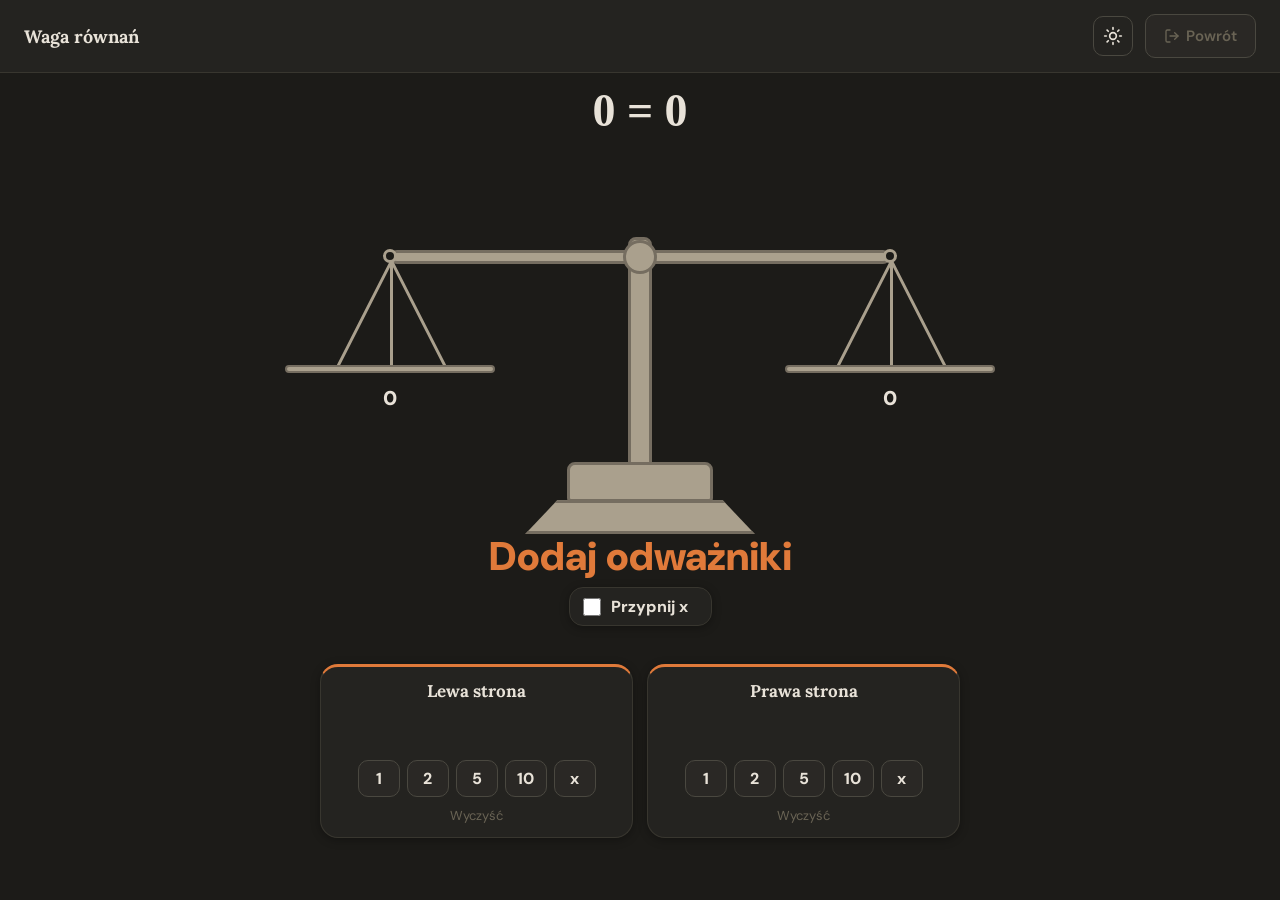
<file: Apps/WagaApp/index.html>
<!DOCTYPE html>
<html lang="pl">
<head>
  <meta charset="UTF-8" />
  <meta name="viewport" content="width=device-width, initial-scale=1.0" />
  <title>Waga równań</title>

  <link rel="icon" href="data:image/svg+xml,<svg xmlns='http://www.w3.org/2000/svg' viewBox='0 0 24 24' fill='none' stroke='%23c4601e' stroke-width='2' stroke-linecap='round' stroke-linejoin='round'><line x1='9' x2='9' y1='4' y2='20'/><path d='M4 7c0-1.7 1.3-3 3-3h13'/><path d='M18 20c-1.7 0-3-1.3-3-3V4'/></svg>">

  <link rel="preconnect" href="https://fonts.googleapis.com">
  <link rel="preconnect" href="https://fonts.gstatic.com" crossorigin>
  <link href="https://fonts.googleapis.com/css2?family=DM+Sans:wght@400;500;600;700;800;900&family=Lora:wght@600;700&display=swap" rel="stylesheet">

  <script>
    if (localStorage.getItem('theme') !== 'light') {
      document.documentElement.setAttribute('data-theme', 'dark');
    }
  </script>

  <link rel="stylesheet" href="../../shared/common.css">

  <style>
    :root {
      --scale-metal: #9b927f;
      --scale-metal-dark: #6d6354;

      --scale-weight: #7a6a55;
      --scale-weight-border: #5a4e3d;

      --scale-xweight: var(--icon);
      --scale-xweight-border: #8a3e0e;
    }

    [data-theme="dark"] {
      --scale-metal: #aaa08d;
      --scale-metal-dark: #756d60;

      --scale-weight: #8d7b62;
      --scale-weight-border: #6f614e;

      --scale-xweight: #d48925;
      --scale-xweight-border: #9f6518;
    }

    body {
      min-height: 100dvh;
      display: flex;
      flex-direction: column;
      align-items: stretch;
    }

    .app {
      width: min(960px, 100%);
      padding: 14px 16px 24px;
      display: flex;
      flex-direction: column;
      align-items: center;
      gap: 10px;
      align-self: center;
    }

    .topbar {
      width: 100%;
    }

    .equation {
      min-height: 40px;
      font-size: clamp(28px, 6vw, 46px);
      font-family: Georgia, "Times New Roman", serif;
      font-weight: 700;
      text-align: center;
      line-height: 1.05;
      color: var(--text);
    }

    .answer {
      min-height: 38px;
      font-size: clamp(26px, 5.5vw, 40px);
      font-weight: 900;
      color: var(--icon);
      text-align: center;
      line-height: 1.05;
    }

    .pin-box {
      display: flex;
      align-items: center;
      gap: 10px;
      background: var(--bg-card);
      border: 1.5px solid var(--border);
      border-radius: 14px;
      padding: 8px 13px;
      color: var(--text);
      font-weight: 800;
      cursor: pointer;
      user-select: none;
      box-shadow: var(--shadow);
      transition: background 0.2s, border-color 0.2s, box-shadow 0.2s;
    }

    .pin-box:hover {
      box-shadow: var(--shadow-hover);
    }

    .pin-box input {
      width: 18px;
      height: 18px;
      accent-color: var(--interactive);
      cursor: pointer;
    }

    .pin-value {
      color: var(--icon);
      font-weight: 900;
    }

    .scale-wrap {
      position: relative;
      width: min(760px, 100%);
      height: 380px;
      margin-top: 0;
      overflow: visible;
    }

    .stand {
      position: absolute;
      left: 50%;
      top: 92px;
      width: 24px;
      height: 240px;
      transform: translateX(-50%);
      background: var(--scale-metal);
      border: 3px solid var(--scale-metal-dark);
      border-radius: 8px 8px 4px 4px;
      z-index: 2;
      transition: background 0.2s, border-color 0.2s;
    }

    .stand::after {
      content: "";
      position: absolute;
      left: 50%;
      bottom: -28px;
      width: 140px;
      height: 34px;
      transform: translateX(-50%);
      border-radius: 8px 8px 4px 4px;
      background: var(--scale-metal);
      border: 3px solid var(--scale-metal-dark);
    }

    .base {
      position: absolute;
      left: 50%;
      top: 355px;
      width: 230px;
      height: 34px;
      transform: translateX(-50%);
      background: var(--scale-metal);
      border: 3px solid var(--scale-metal-dark);
      clip-path: polygon(14% 0, 86% 0, 100% 100%, 0 100%);
      z-index: 1;
      transition: background 0.2s, border-color 0.2s;
    }

    .pivot {
      position: absolute;
      left: 50%;
      top: 112px;
      width: 34px;
      height: 34px;
      transform: translate(-50%, -50%);
      border-radius: 50%;
      background: var(--scale-metal);
      border: 3px solid var(--scale-metal-dark);
      z-index: 8;
      transition: background 0.2s, border-color 0.2s;
    }

    .beam {
      position: absolute;
      left: 50%;
      top: 112px;
      width: 500px;
      height: 14px;
      margin-left: -250px;
      margin-top: -7px;
      border-radius: 999px;
      background: var(--scale-metal);
      border: 3px solid var(--scale-metal-dark);
      transform-origin: 50% 50%;
      transition:
        transform 0.55s cubic-bezier(.22,.61,.36,1),
        background 0.2s,
        border-color 0.2s;
      z-index: 5;
    }

    .pan {
      position: absolute;
      width: 230px;
      height: 155px;
      transform: translate(-50%, 0);
      transition:
        left 0.55s cubic-bezier(.22,.61,.36,1),
        top 0.55s cubic-bezier(.22,.61,.36,1);
      z-index: 6;
    }

    .hanger-dot {
      position: absolute;
      left: 50%;
      top: -8px;
      width: 14px;
      height: 14px;
      transform: translateX(-50%);
      border-radius: 50%;
      background: var(--bg);
      border: 3px solid var(--scale-metal);
      z-index: 4;
      transition: background 0.2s, border-color 0.2s;
    }

    .hanger-line {
      position: absolute;
      top: 4px;
      left: 50%;
      width: 3px;
      background: var(--scale-metal);
      transform-origin: top center;
      border-radius: 999px;
      z-index: 2;
      transition: background 0.2s;
    }

    .hanger-line.left,
    .hanger-line.right {
      height: 122px;
    }

    .hanger-line.middle {
      height: 106px;
    }

    .hanger-line.left {
      transform: rotate(27deg);
    }

    .hanger-line.middle {
      transform: rotate(0deg);
    }

    .hanger-line.right {
      transform: rotate(-27deg);
    }

    .pan-bowl {
      position: absolute;
      left: 50%;
      top: 108px;
      width: 210px;
      height: 8px;
      transform: translateX(-50%);
      background: var(--scale-metal);
      border: 2px solid var(--scale-metal-dark);
      border-radius: 999px;
      overflow: visible;
      z-index: 3;
      transition: background 0.2s, border-color 0.2s;
    }

    .pan-top {
      display: none;
    }

    .weight-display {
      position: absolute;
      left: 50%;
      top: 50px;
      transform: translateX(-50%);
      display: flex;
      gap: 10px;
      justify-content: center;
      align-items: flex-end;
      z-index: 5;
      min-width: 170px;
      min-height: 58px;
    }

    .visual-weight {
      width: 78px;
      height: 48px;
      border-radius: 8px 8px 5px 5px;
      background: var(--scale-weight);
      border: 3px solid var(--scale-weight-border);
      display: flex;
      align-items: center;
      justify-content: center;
      color: white;
      font-size: 21px;
      font-weight: 900;
      position: relative;
      transition: background 0.2s, border-color 0.2s;
    }

    .visual-weight::before {
      content: "";
      position: absolute;
      width: 28px;
      height: 16px;
      top: -16px;
      left: 50%;
      transform: translateX(-50%);
      border: 5px solid var(--scale-weight-border);
      border-bottom: none;
      border-radius: 16px 16px 0 0;
      background: transparent;
      transition: border-color 0.2s;
    }

    .visual-weight.x {
      background: var(--scale-xweight);
      border-color: var(--scale-xweight-border);
    }

    .visual-weight.x::before {
      border-color: var(--scale-xweight-border);
    }

    .pan-total {
      position: absolute;
      left: 50%;
      top: 128px;
      transform: translateX(-50%);
      font-weight: 900;
      font-size: 20px;
      color: var(--text);
    }

    .controls {
      display: grid;
      grid-template-columns: repeat(2, minmax(240px, 1fr));
      gap: 14px;
      width: min(640px, 100%);
    }

    .side-card {
      background: var(--bg-card);
      border: 1.5px solid var(--border);
      border-top: 3px solid var(--icon);
      border-radius: 18px;
      padding: 13px 16px;
      display: flex;
      flex-direction: column;
      gap: 10px;
      align-items: center;
      box-shadow: var(--shadow);
      transition: background 0.2s, border-color 0.2s, box-shadow 0.2s;
    }

    .side-card h2 {
      font-family: 'Lora', Georgia, serif;
      font-size: 17px;
      color: var(--text);
    }

    .chips {
      min-height: 38px;
      display: flex;
      flex-wrap: wrap;
      gap: 7px;
      justify-content: center;
      align-content: center;
    }

    .chip {
      border: none;
      border-radius: 9px;
      padding: 6px 10px;
      font-weight: 900;
      font-size: 15px;
      color: white;
      background: var(--scale-weight);
      cursor: pointer;
      font-family: 'DM Sans', sans-serif;
    }

    .chip.x {
      background: var(--scale-xweight);
    }

    .buttons {
      display: flex;
      flex-wrap: wrap;
      gap: 7px;
      justify-content: center;
    }

    .btn {
      min-width: 42px;
      border: 1.5px solid var(--input-border);
      border-radius: 10px;
      background: var(--input-bg);
      color: var(--text);
      padding: 7px 10px;
      font-size: 16px;
      font-weight: 800;
      cursor: pointer;
      font-family: 'DM Sans', sans-serif;
      transition: border-color 0.15s, background 0.15s, color 0.15s;
    }

    .btn:hover {
      border-color: var(--interactive);
      background: var(--hover-bg);
    }

    .clear {
      border: none;
      background: transparent;
      color: var(--text-muted);
      cursor: pointer;
      font-size: 13px;
      font-family: 'DM Sans', sans-serif;
      transition: color 0.15s;
    }

    .clear:hover {
      color: var(--text);
    }

    .small-status {
      color: var(--text-sub);
      font-size: 14px;
      text-align: center;
      min-height: 18px;
      line-height: 1.2;
    }

    .danger {
      color: var(--danger);
    }

    @media (max-width: 680px) {
      .app {
        padding: 10px 10px 20px;
        gap: 8px;
      }

      .equation {
        min-height: 34px;
        font-size: clamp(26px, 7vw, 38px);
      }

      .answer {
        min-height: 32px;
        font-size: clamp(24px, 6vw, 34px);
      }

      .scale-wrap {
        height: 310px;
      }

      .stand {
        top: 82px;
        height: 190px;
      }

      .base {
        top: 286px;
      }

      .pivot {
        top: 102px;
      }

      .beam {
        top: 102px;
        width: 360px;
        margin-left: -180px;
      }

      .pan {
        width: 170px;
        height: 128px;
      }

      .hanger-line.left,
      .hanger-line.right {
        height: 90px;
      }

      .hanger-line.middle {
        height: 78px;
      }

      .pan-bowl {
        top: 80px;
        width: 160px;
        height: 7px;
      }

      .weight-display {
        top: 37px;
      }

      .visual-weight {
        width: 56px;
        height: 38px;
        font-size: 16px;
      }

      .visual-weight::before {
        width: 20px;
        height: 11px;
        top: -13px;
        border-width: 4px;
        border-bottom: none;
      }

      .pan-total {
        top: 102px;
        font-size: 16px;
      }

      .controls {
        grid-template-columns: 1fr;
        gap: 12px;
      }

      .side-card {
        padding: 12px 14px;
      }
    }
  </style>
</head>

<body>
  <div class="topbar">
    <span class="topbar-title">Waga równań</span>
    <div class="topbar-right">
      <button class="theme-btn" id="themeToggle" title="Tryb ciemny / jasny"></button>
      <a href="../index.html" class="back-btn">
        <svg xmlns="http://www.w3.org/2000/svg" viewBox="0 0 24 24" fill="none"
             stroke="currentColor" stroke-width="2" stroke-linecap="round" stroke-linejoin="round">
          <path d="m16 17 5-5-5-5"/>
          <path d="M21 12H9"/>
          <path d="M9 21H5a2 2 0 0 1-2-2V5a2 2 0 0 1 2-2h4"/>
        </svg>
        Powrót
      </a>
    </div>
  </div>

  <main class="app">
    <div class="equation" id="equation">0 = 0</div>

    <section class="scale-wrap" id="scaleWrap">
      <div class="stand"></div>
      <div class="base"></div>
      <div class="beam" id="beam"></div>
      <div class="pivot"></div>

      <div class="pan" id="leftPan">
        <div class="hanger-dot"></div>
        <div class="hanger-line left"></div>
        <div class="hanger-line middle"></div>
        <div class="hanger-line right"></div>
        <div class="weight-display" id="leftVisualWeights"></div>
        <div class="pan-top"></div>
        <div class="pan-bowl"></div>
        <div class="pan-total" id="leftTotal">0</div>
      </div>

      <div class="pan" id="rightPan">
        <div class="hanger-dot"></div>
        <div class="hanger-line left"></div>
        <div class="hanger-line middle"></div>
        <div class="hanger-line right"></div>
        <div class="weight-display" id="rightVisualWeights"></div>
        <div class="pan-top"></div>
        <div class="pan-bowl"></div>
        <div class="pan-total" id="rightTotal">0</div>
      </div>
    </section>

    <div class="answer" id="answer">Dodaj odważniki</div>

    <label class="pin-box">
      <input type="checkbox" id="pinX" />
      Przypnij x
      <span class="pin-value" id="pinValue"></span>
    </label>

    <div class="small-status" id="status"></div>

    <section class="controls">
      <div class="side-card">
        <h2>Lewa strona</h2>
        <div class="chips" id="leftChips"></div>
        <div class="buttons">
          <button class="btn" data-side="left" data-type="number" data-value="1">1</button>
          <button class="btn" data-side="left" data-type="number" data-value="2">2</button>
          <button class="btn" data-side="left" data-type="number" data-value="5">5</button>
          <button class="btn" data-side="left" data-type="number" data-value="10">10</button>
          <button class="btn" data-side="left" data-type="x">x</button>
        </div>
        <button class="clear" data-clear="left">Wyczyść</button>
      </div>

      <div class="side-card">
        <h2>Prawa strona</h2>
        <div class="chips" id="rightChips"></div>
        <div class="buttons">
          <button class="btn" data-side="right" data-type="number" data-value="1">1</button>
          <button class="btn" data-side="right" data-type="number" data-value="2">2</button>
          <button class="btn" data-side="right" data-type="number" data-value="5">5</button>
          <button class="btn" data-side="right" data-type="number" data-value="10">10</button>
          <button class="btn" data-side="right" data-type="x">x</button>
        </div>
        <button class="clear" data-clear="right">Wyczyść</button>
      </div>
    </section>
  </main>

  <script src="../../shared/theme.js"></script>

  <script>
    const state = {
      left: [],
      right: [],
      nextId: 1,
      pinnedX: null
    };

    const els = {
      scaleWrap: document.getElementById("scaleWrap"),
      beam: document.getElementById("beam"),
      leftPan: document.getElementById("leftPan"),
      rightPan: document.getElementById("rightPan"),

      equation: document.getElementById("equation"),
      answer: document.getElementById("answer"),
      status: document.getElementById("status"),

      pinX: document.getElementById("pinX"),
      pinValue: document.getElementById("pinValue"),

      leftTotal: document.getElementById("leftTotal"),
      rightTotal: document.getElementById("rightTotal"),

      leftChips: document.getElementById("leftChips"),
      rightChips: document.getElementById("rightChips"),

      leftVisualWeights: document.getElementById("leftVisualWeights"),
      rightVisualWeights: document.getElementById("rightVisualWeights")
    };

    function addWeight(side, type, value = null) {
      state[side].push({
        id: state.nextId++,
        type,
        value
      });

      update();
    }

    function removeWeight(side, id) {
      state[side] = state[side].filter(w => w.id !== id);
      update();
    }

    function clearSide(side) {
      state[side] = [];
      update();
    }

    function sumSide(side) {
      let num = 0;
      let x = 0;

      for (const w of state[side]) {
        if (w.type === "number") num += w.value;
        else x++;
      }

      return { num, x };
    }

    function totals() {
      return {
        left: sumSide("left"),
        right: sumSide("right")
      };
    }

    function fmt(n) {
      if (!Number.isFinite(n)) return "";
      return Number(n).toFixed(2).replace(/\.?0+$/, "");
    }

    function sideText(side) {
      const parts = [];

      if (side.x > 0) {
        parts.push(side.x === 1 ? "x" : `${side.x}x`);
      }

      if (side.num > 0 || parts.length === 0) {
        parts.push(fmt(side.num));
      }

      return parts.join(" + ");
    }

    function solve(t) {
      const coeff = t.left.x - t.right.x;
      const constant = t.right.num - t.left.num;

      if (coeff === 0) {
        return constant === 0 ? { type: "infinite" } : { type: "none" };
      }

      const x = constant / coeff;
      return x <= 0 ? { type: "bad", x } : { type: "single", x };
    }

    function displayTotals(t, solution) {
      if (state.pinnedX !== null) {
        return {
          left: t.left.num + t.left.x * state.pinnedX,
          right: t.right.num + t.right.x * state.pinnedX
        };
      }

      const hasX = t.left.x > 0 || t.right.x > 0;

      if (!hasX) {
        return {
          left: t.left.num,
          right: t.right.num
        };
      }

      if (solution.type === "single") {
        return {
          left: t.left.num + t.left.x * solution.x,
          right: t.right.num + t.right.x * solution.x
        };
      }

      return {
        left: t.left.num,
        right: t.right.num
      };
    }

    function layoutScale(display) {
      const rect = els.scaleWrap.getBoundingClientRect();

      const cx = rect.width / 2;
      const isMobile = rect.width <= 680;
      const cy = isMobile ? 102 : 112;
      const arm = isMobile ? 180 : 250;

      const diff = display.left - display.right;
      const angle = Math.max(-18, Math.min(18, -diff * 1.0));
      const rad = angle * Math.PI / 180;

      els.beam.style.left = `${cx}px`;
      els.beam.style.top = `${cy}px`;
      els.beam.style.transform = `rotate(${angle}deg)`;

      const leftJoint = {
        x: cx - arm * Math.cos(rad),
        y: cy - arm * Math.sin(rad)
      };

      const rightJoint = {
        x: cx + arm * Math.cos(rad),
        y: cy + arm * Math.sin(rad)
      };

      els.leftPan.style.left = `${leftJoint.x}px`;
      els.leftPan.style.top = `${leftJoint.y}px`;

      els.rightPan.style.left = `${rightJoint.x}px`;
      els.rightPan.style.top = `${rightJoint.y}px`;
    }

    function renderChips(side) {
      const container = side === "left" ? els.leftChips : els.rightChips;
      container.innerHTML = "";

      for (const w of state[side]) {
        const chip = document.createElement("button");
        chip.className = `chip ${w.type === "x" ? "x" : ""}`;
        chip.textContent = w.type === "x" ? "x" : fmt(w.value);
        chip.title = "Kliknij, aby usunąć";
        chip.addEventListener("click", () => removeWeight(side, w.id));
        container.appendChild(chip);
      }
    }

    function renderVisualWeights(side, t) {
      const container = side === "left" ? els.leftVisualWeights : els.rightVisualWeights;
      const data = side === "left" ? t.left : t.right;

      container.innerHTML = "";

      if (data.num > 0) {
        const el = document.createElement("div");
        el.className = "visual-weight";
        el.textContent = fmt(data.num);
        container.appendChild(el);
      }

      if (data.x > 0) {
        const el = document.createElement("div");
        el.className = "visual-weight x";

        el.textContent = state.pinnedX !== null
          ? (data.x === 1 ? `x=${fmt(state.pinnedX)}` : `${data.x}x`)
          : (data.x === 1 ? "x" : `${data.x}x`);

        container.appendChild(el);
      }
    }

    function updatePinDisplay() {
      els.pinX.checked = state.pinnedX !== null;
      els.pinValue.textContent = state.pinnedX !== null ? `= ${fmt(state.pinnedX)}` : "";
    }

    function updateText(t, solution, display) {
      els.equation.textContent = `${sideText(t.left)} = ${sideText(t.right)}`;
      els.leftTotal.textContent = fmt(display.left);
      els.rightTotal.textContent = fmt(display.right);
      els.status.classList.remove("danger");

      if (state.left.length === 0 && state.right.length === 0) {
        els.answer.textContent = "Dodaj odważniki";
        els.status.textContent = "";
        return;
      }

      if (state.pinnedX !== null) {
        const diff = display.left - display.right;

        els.answer.textContent = `x = ${fmt(state.pinnedX)}`;

        if (diff === 0) {
          els.status.textContent = "x jest przypięte. Waga jest w równowadze.";
        } else if (diff > 0) {
          els.status.textContent = `x jest przypięte. Lewa strona cięższa o ${fmt(diff)}.`;
        } else {
          els.status.textContent = `x jest przypięte. Prawa strona cięższa o ${fmt(-diff)}.`;
        }

        return;
      }

      if (t.left.x === 0 && t.right.x === 0) {
        const diff = display.left - display.right;

        if (diff === 0) {
          els.answer.textContent = "Równowaga";
          els.status.textContent = "";
        } else if (diff > 0) {
          els.answer.textContent = "Lewa cięższa";
          els.status.textContent = `Różnica: ${fmt(diff)}`;
        } else {
          els.answer.textContent = "Prawa cięższa";
          els.status.textContent = `Różnica: ${fmt(-diff)}`;
        }

        return;
      }

      if (solution.type === "single") {
        els.answer.textContent = `x = ${fmt(solution.x)}`;
        els.status.textContent = "";
        return;
      }

      if (solution.type === "infinite") {
        els.answer.textContent = "∞ rozwiązań";
        els.status.textContent = "Każda dodatnia wartość x pasuje.";
        return;
      }

      if (solution.type === "none") {
        els.answer.textContent = "Brak rozwiązania";
        els.status.textContent = "x występuje tak samo po obu stronach.";
        els.status.classList.add("danger");
        return;
      }

      if (solution.type === "bad") {
        if (Math.abs(solution.x) < 1e-9) {
          els.answer.textContent = "x = 0";
          els.status.textContent = "Zero nie jest dozwolone w tej wersji.";
        } else {
          els.answer.textContent = "Ujemne x";
          els.status.textContent = `Wyszłoby x = ${fmt(solution.x)}, ale ujemne x jest zakazane.`;
        }

        els.status.classList.add("danger");
      }
    }

    function update() {
      const t = totals();
      const solution = solve(t);
      const display = displayTotals(t, solution);

      updatePinDisplay();
      updateText(t, solution, display);
      renderChips("left");
      renderChips("right");
      renderVisualWeights("left", t);
      renderVisualWeights("right", t);
      layoutScale(display);
    }

    document.querySelectorAll("[data-side]").forEach(btn => {
      btn.addEventListener("click", () => {
        if (btn.dataset.type === "x") {
          addWeight(btn.dataset.side, "x");
        } else {
          addWeight(btn.dataset.side, "number", Number(btn.dataset.value));
        }
      });
    });

    document.querySelectorAll("[data-clear]").forEach(btn => {
      btn.addEventListener("click", () => clearSide(btn.dataset.clear));
    });

    els.pinX.addEventListener("change", () => {
      if (!els.pinX.checked) {
        state.pinnedX = null;
        update();
        return;
      }

      const solution = solve(totals());

      if (solution.type === "single") {
        state.pinnedX = solution.x;
        update();
        return;
      }

      state.pinnedX = null;
      els.pinX.checked = false;
      update();

      els.status.textContent = "Nie można przypiąć x, bo teraz nie ma jednej dodatniej wartości x.";
      els.status.classList.add("danger");
    });

    window.addEventListener("resize", update);
    update();
  </script>
</body>
</html>
</file>
<file: shared/common.css>
:root {
  --bg: #f5f0e8; --bg2: #ebe5d9; --bg-card: #ffffff;
  --border: #e0d8cc; --text: #2c2c2c; --text-muted: #888; --text-sub: #777;
  --input-bg: #fdfcf9; --input-border: #c8c0b4; --hover-bg: #e4ddd1;
  --accent: #7a6a55; --divider: #d8d0c4;
  --icon: #c4601e; --interactive: #c07840;
  --shadow: 0 2px 10px rgba(0,0,0,0.05); --shadow-hover: 0 8px 24px rgba(0,0,0,0.10);
}
[data-theme="dark"] {
  --bg: #1c1b18; --bg2: #242320; --bg-card: #242320;
  --border: #38362f; --text: #e8e2d8; --text-muted: #6a6455; --text-sub: #8a8070;
  --input-bg: #2a2825; --input-border: #4a4840; --hover-bg: #2e2c28;
  --accent: #a08c70; --divider: #3a3830;
  --icon: #e07a3a; --interactive: #a06030;
  --shadow: 0 2px 10px rgba(0,0,0,0.3); --shadow-hover: 0 8px 24px rgba(0,0,0,0.4);
}
* { box-sizing: border-box; margin: 0; padding: 0; }
body {
  font-family: 'DM Sans', -apple-system, sans-serif;
  background: var(--bg); color: var(--text);
  transition: background 0.2s, color 0.2s;
  -webkit-tap-highlight-color: transparent;
}
h1, h2, .page-title, .card-title, .topbar-title {
  font-family: 'Lora', Georgia, serif;
}

/* ── Topbar ── */
.topbar {
  display: flex; align-items: center; justify-content: space-between;
  padding: 14px clamp(14px, 4vw, 24px);
  background: var(--bg2); border-bottom: 1px solid var(--border);
  flex-shrink: 0; transition: background 0.2s, border-color 0.2s;
  min-height: 60px;
}
.topbar-title { font-size: clamp(16px, 5vw, 18px); font-weight: 700; color: var(--text); }
.topbar-right { display: flex; align-items: center; gap: clamp(8px, 2vw, 12px); }

/* ── Back button ── */
.back-btn {
  font-size: clamp(13px, 3.5vw, 15px); font-weight: 600; color: var(--text-muted);
  text-decoration: none; padding: clamp(9px, 2.5vw, 11px) clamp(12px, 3.5vw, 18px);
  border: 1.5px solid var(--input-border); border-radius: 10px;
  background: var(--input-bg); white-space: nowrap;
  transition: background 0.15s, color 0.15s;
  display: flex; align-items: center; gap: 6px;
}
.back-btn:hover { background: var(--hover-bg); color: var(--text); }
.back-btn svg { width: 16px; height: 16px; flex-shrink: 0; }

/* ── Theme button ── */
.theme-btn {
  background: none;
  border: 1.5px solid var(--input-border);
  border-radius: 10px;
  padding: 8px;
  cursor: pointer;
  color: var(--text);
  display: flex; align-items: center; justify-content: center;
  transition: background 0.15s, color 0.15s;
  width: 40px; height: 40px;
  flex-shrink: 0;
}
.theme-btn:hover { background: var(--hover-bg); }
.theme-btn svg { width: 20px; height: 20px; }

/* ── Controls bar ── */
.controls-bar {
  flex-shrink: 0; display: flex; flex-wrap: wrap;
  align-items: center; justify-content: center;
  gap: clamp(10px, 2.5vw, 18px) clamp(14px, 4vw, 28px);
  padding: clamp(12px, 2.5vh, 16px) clamp(14px, 4vw, 24px) clamp(14px, 3vh, 20px);
  background: var(--bg2); border-top: 1px solid var(--border);
  transition: background 0.2s, border-color 0.2s;
}
.control-group { display: flex; align-items: center; gap: clamp(8px, 2vw, 12px); }
.ctrl-label {
  font-size: clamp(13px, 3vw, 14px); font-weight: 700; color: var(--text-muted);
  text-transform: uppercase; letter-spacing: 0.08em; white-space: nowrap;
  min-width: clamp(65px, 15vw, 75px);
}
.bar-divider { width: 1px; height: 32px; background: var(--divider); flex-shrink: 0; }

/* ── Form elements ── */
input[type="text"] {
  width: clamp(60px, 12vw, 70px); padding: clamp(8px, 2vw, 10px) clamp(8px, 2vw, 10px);
  border: 1.5px solid var(--input-border); border-radius: 10px;
  font-size: clamp(16px, 4vw, 18px); font-weight: 600; font-family: 'DM Sans', sans-serif;
  text-align: center; background: var(--input-bg); color: var(--text);
  outline: none; transition: background 0.2s, border-color 0.2s, color 0.2s;
}
input[type="text"]:focus { border-color: var(--interactive); }
input[type="range"] {
  accent-color: var(--interactive); cursor: pointer;
  width: clamp(110px, 30vw, 160px); height: clamp(26px, 6vw, 30px);
}
select {
  padding: clamp(8px, 2vw, 10px) clamp(10px, 3vw, 14px);
  border: 1.5px solid var(--input-border); border-radius: 10px;
  font-size: clamp(15px, 4vw, 16px); font-weight: 600; font-family: 'DM Sans', sans-serif;
  background: var(--input-bg); color: var(--text); cursor: pointer; outline: none;
  transition: background 0.2s, color 0.2s;
}
input[type="color"] {
  width: clamp(40px, 10vw, 44px); height: clamp(36px, 9vw, 40px);
  border: 1.5px solid var(--input-border);
  border-radius: 10px; cursor: pointer; background: var(--input-bg); padding: 3px;
}

/* ── Cards ── */
.card-grid { display: flex; flex-wrap: wrap; gap: clamp(16px, 4vw, 24px); justify-content: center; }
.card {
  background: var(--bg-card);
  border: 1.5px solid var(--border);
  border-left: 4px solid var(--icon);
  border-radius: 16px;
  padding: clamp(20px, 5vw, 26px) clamp(18px, 4vw, 24px);
  text-decoration: none; color: var(--text);
  display: flex; align-items: center; gap: clamp(14px, 4vw, 20px);
  box-shadow: var(--shadow); width: clamp(260px, 45vw, 320px);
  transition: box-shadow 0.2s, transform 0.2s, background 0.2s, border-color 0.2s;
}
.card:hover { box-shadow: var(--shadow-hover); transform: translateY(-2px); }
.card-icon {
  flex-shrink: 0;
  color: var(--icon);
  display: flex; align-items: center; justify-content: center;
}
.card-icon svg { width: 28px; height: 28px; }
.card-title { font-size: clamp(16px, 4vw, 18px); font-weight: 700; margin-bottom: 5px; }
.card-desc { font-size: clamp(13px, 3vw, 14px); color: var(--text-sub); line-height: 1.5; }

/* ════════════════════════════════
   MOBILE  (≤ 600px)
   ════════════════════════════════ */
@media (max-width: 600px) {
  .topbar {
    padding: 12px clamp(12px, 3.5vw, 16px);
    min-height: 52px;
  }
  .topbar-title { font-size: clamp(15px, 5vw, 16px); }
  .back-btn { font-size: clamp(12px, 3.5vw, 14px); padding: clamp(8px, 2.5vw, 9px) clamp(10px, 3.5vw, 14px); }
  .theme-btn { width: 36px; height: 36px; padding: 6px; }

  .controls-bar {
    flex-direction: column; align-items: stretch;
    gap: 12px;
    padding: clamp(12px, 2.5vh, 14px) clamp(12px, 3.5vw, 16px) clamp(14px, 3vh, 18px);
  }
  .bar-divider { display: none; }
  .control-group { width: 100%; justify-content: space-between; }
  .ctrl-label { font-size: clamp(14px, 4vw, 15px); min-width: clamp(80px, 22vw, 90px); }
  input[type="text"] {
    width: clamp(65px, 18vw, 75px);
    font-size: clamp(16px, 4.5vw, 18px);
    padding: clamp(10px, 2.5vw, 12px) clamp(8px, 2vw, 10px);
  }
  input[type="range"] { flex: 1; width: auto; height: clamp(28px, 7vw, 32px); }
  select { flex: 1; font-size: clamp(15px, 4vw, 16px); padding: clamp(10px, 2.5vw, 12px); }
  input[type="color"] { width: clamp(44px, 13vw, 50px); height: clamp(38px, 11vw, 44px); }

  .card-grid { flex-direction: column; align-items: stretch; gap: 12px; width: 100%; }
  .card { width: 100%; padding: clamp(16px, 4vw, 20px) clamp(14px, 4vw, 18px); }
}

/* ── Touch-friendly: coarse pointers (phones/tablets) ── */
@media (pointer: coarse) {
  input[type="text"], select, .back-btn {
    padding: clamp(12px, 3vw, 14px) clamp(14px, 4vw, 16px);
  }
  input[type="range"] { height: clamp(32px, 9vw, 38px); }
  .ctrl-label { min-width: clamp(75px, 20vw, 85px); }
  input[type="checkbox"]:not(.theme-toggle input) { width: 24px; height: 24px; }
}
</file>
